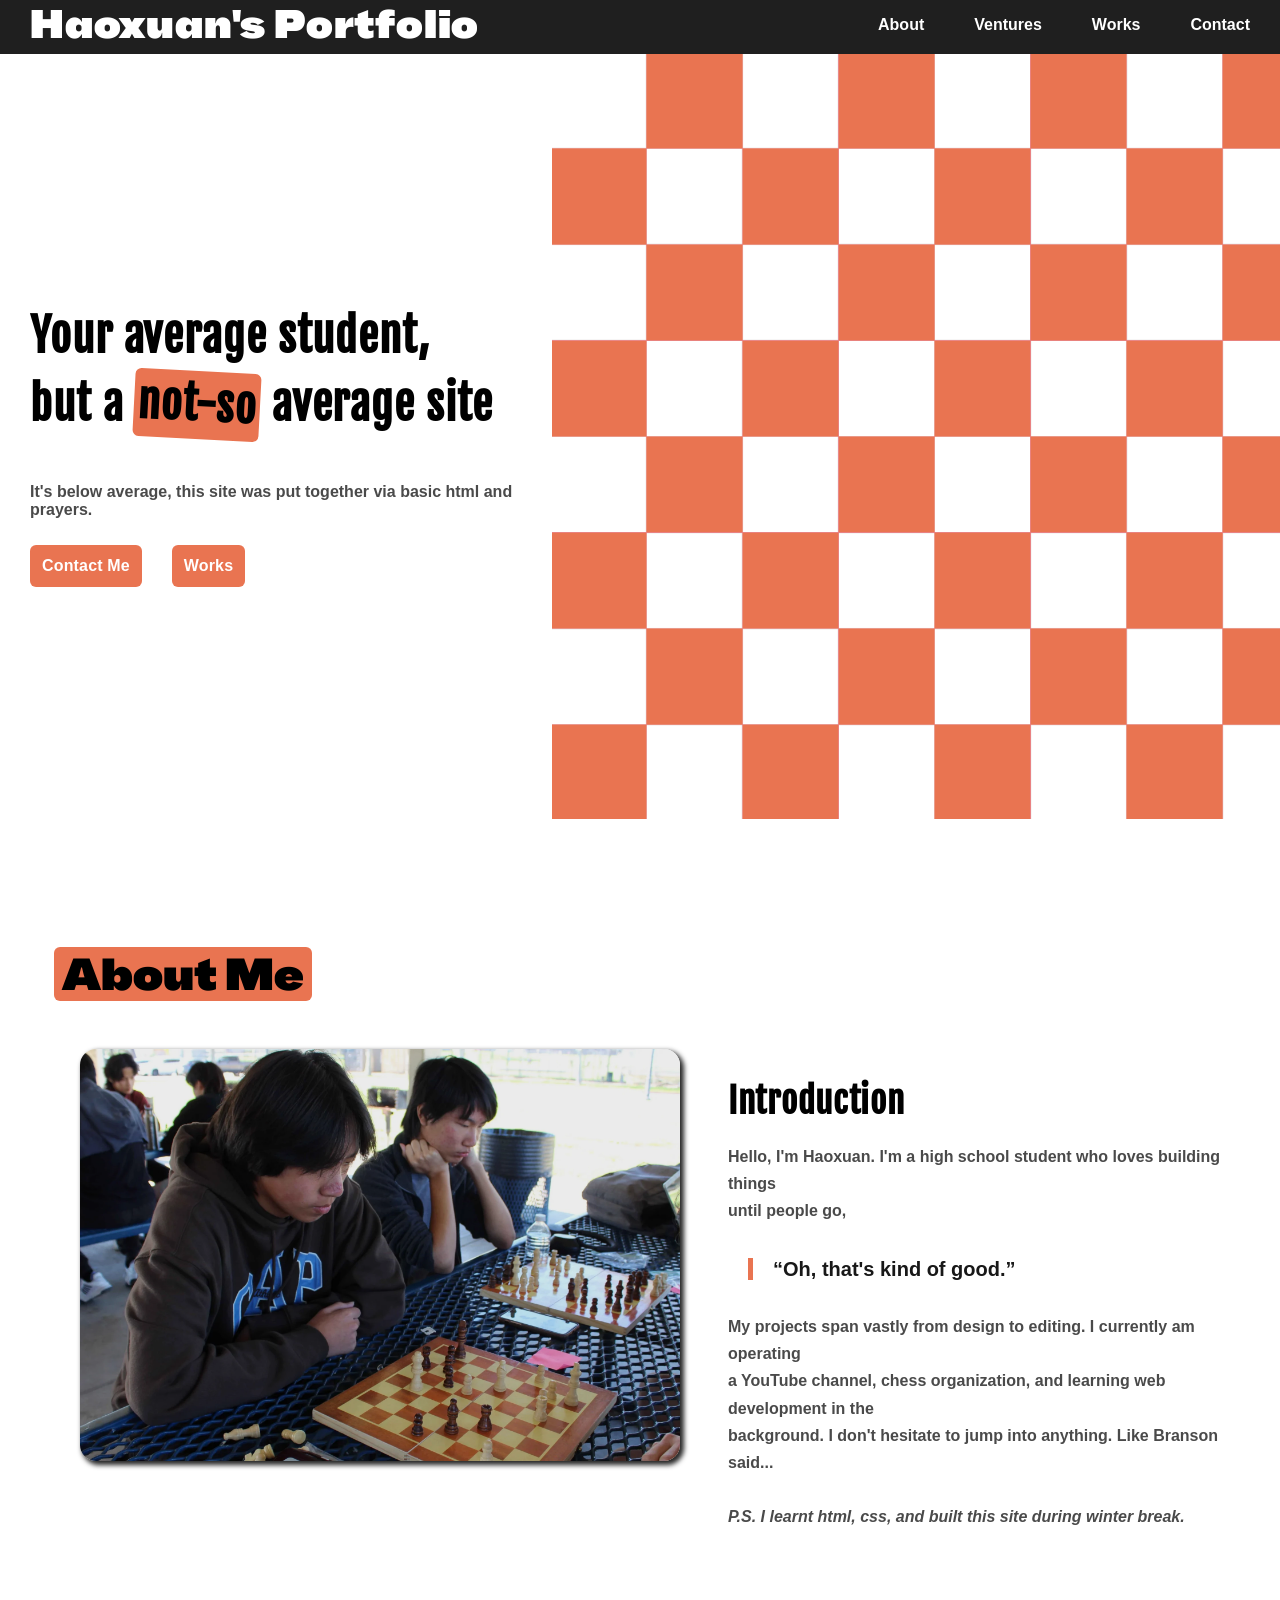
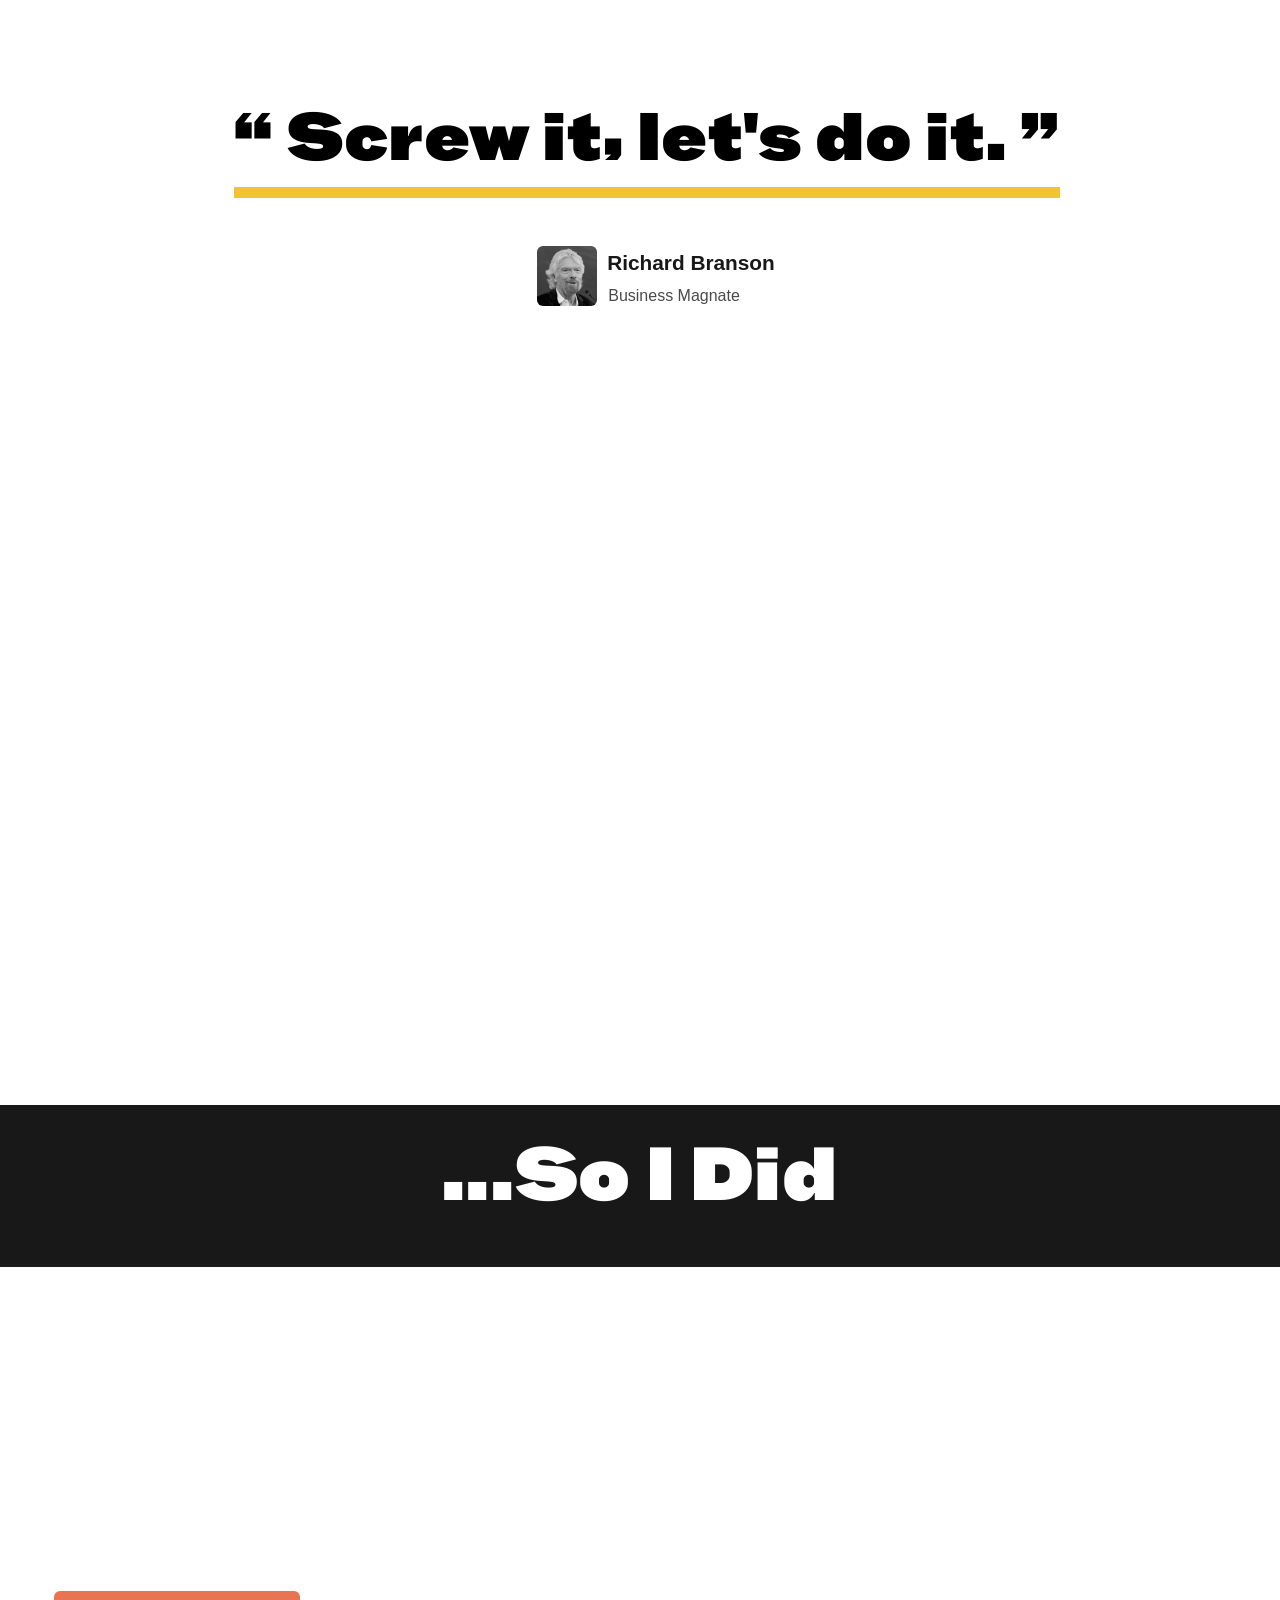
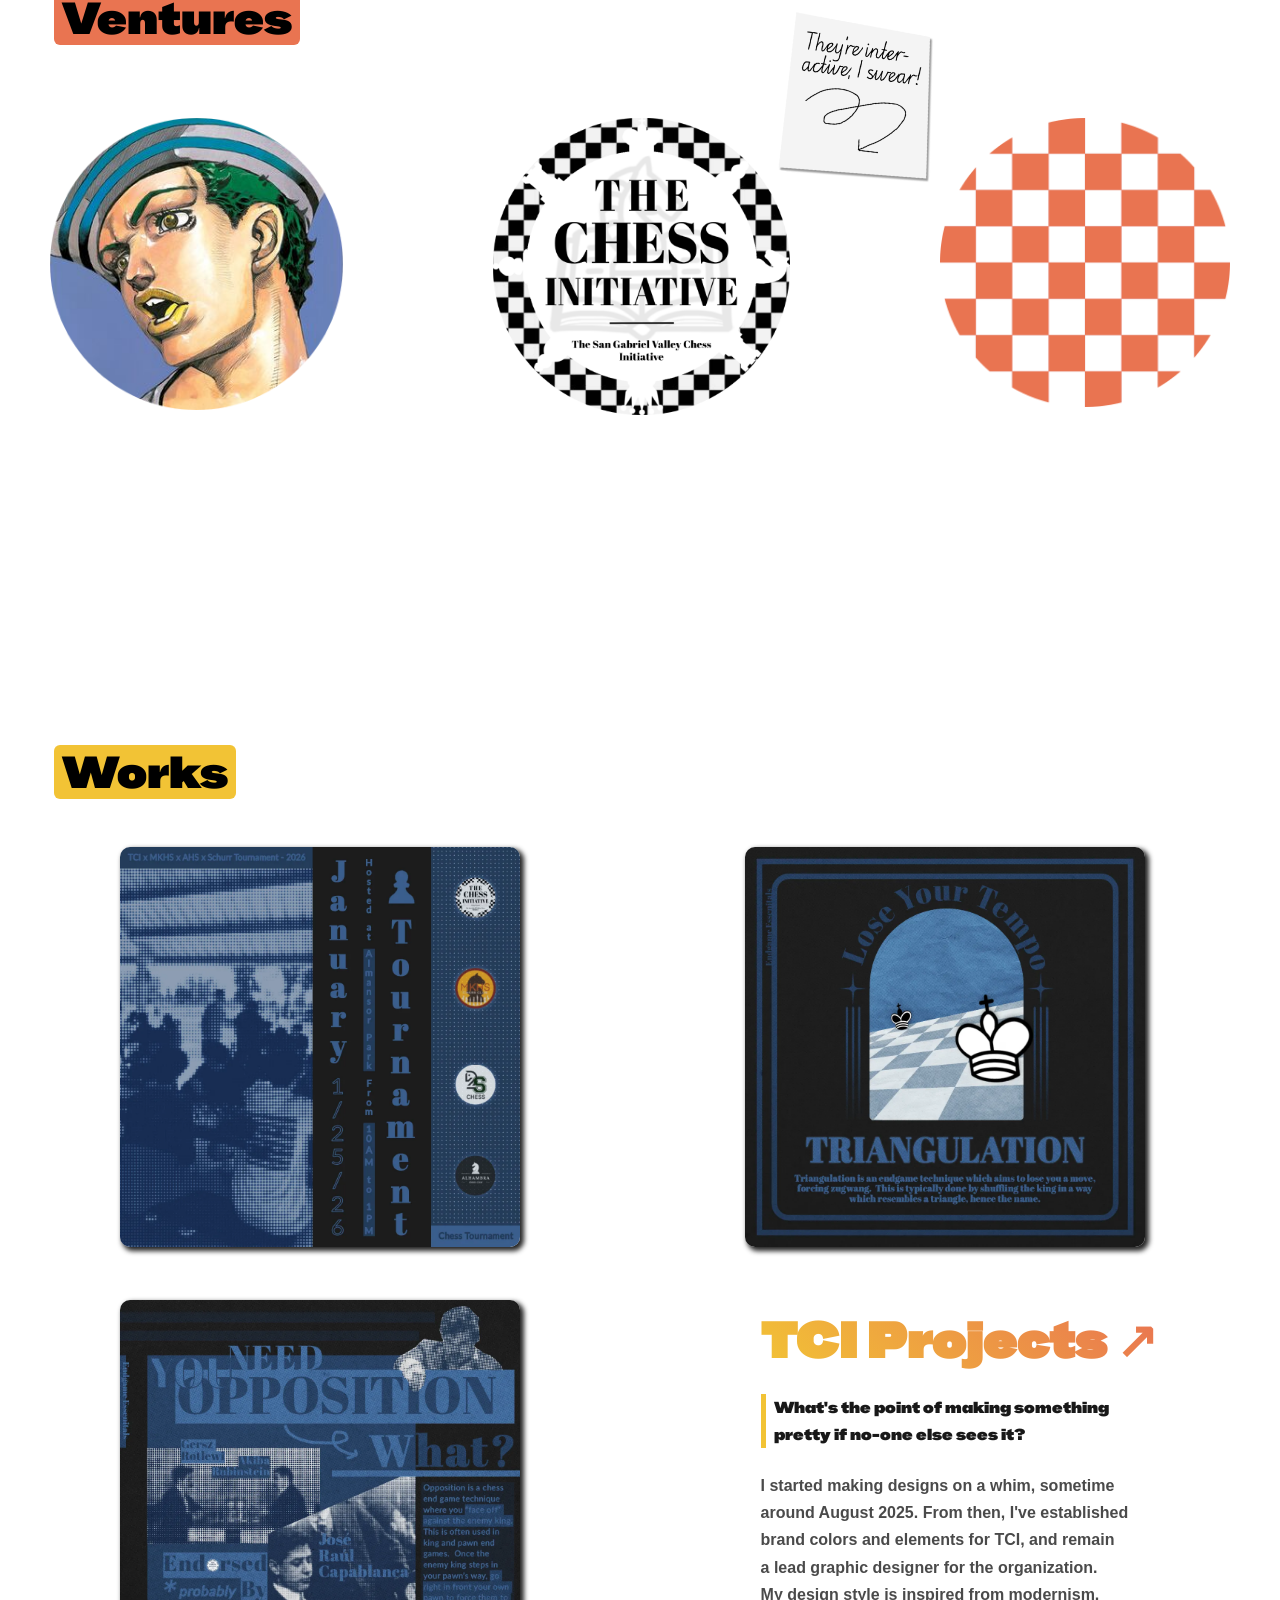
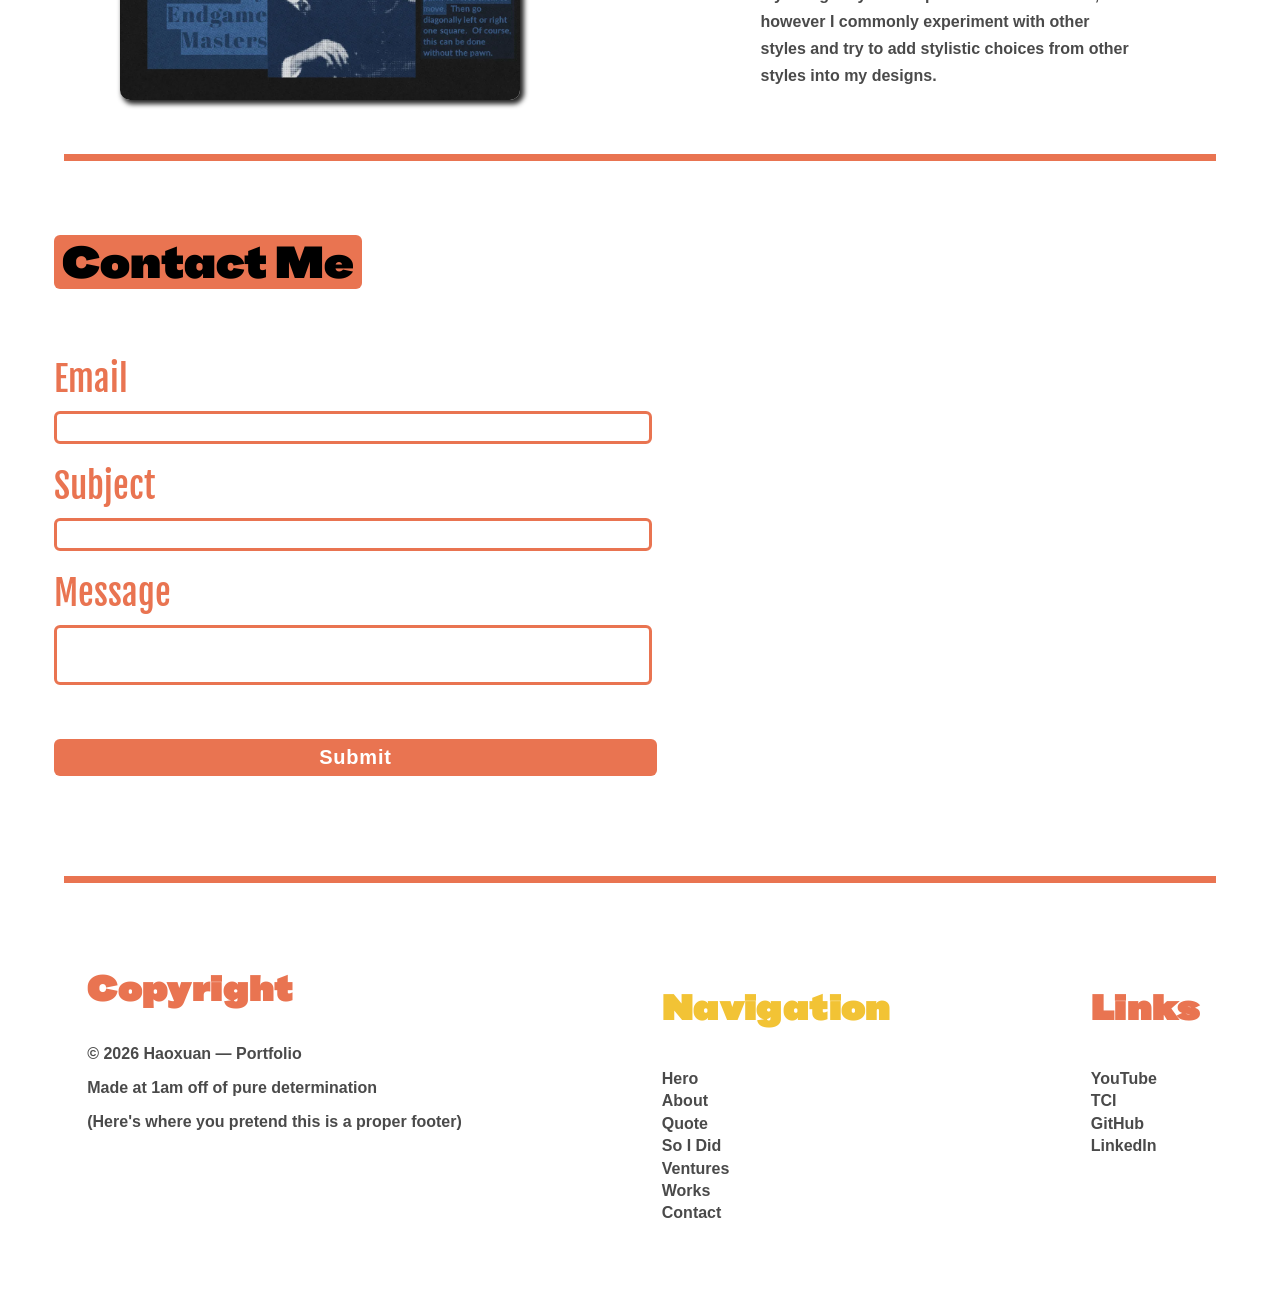
<file: index.html>
<!DOCTYPE html>
<html lang="en">
<head>
     <meta charset="UTF-8">
     <meta name="viewport" content="width=device-width, initial-scale=1.0">
     <title>Haoxuan's Portfolio</title>
     <link rel ="stylesheet" href = "style.css">
     <link rel="icon" href = "images/favicon.png" image-type="images/png">

     <!--SEO Optimization, main semantic stuff-->
     <meta name="theme-color" content="#E97451">
     <meta name="format-detection" content="telephone=no">
     <meta name="apple-mobile-web-app-title" content="HH Portfolio">
     <meta name="application-name" content="HH Portfolio">
     <meta name = "description" content = "Haoxuan's Portfolio, containing TCI projects, YouTube endeavors, etc.">
     <meta name = "author" content = "hhaoxuan">
     <meta name="robots" content="index, follow">

    <!--For previews in social media-->
    <meta property = "og:title" content = "Haoxuan's Portfolio">
    <meta property = "og:description" content = "A portfolio containing projects made by Haoxuan">
    <meta property = "og:image" content = "images/hero_image.png">
    <meta property = "og:type" content = "website">
    <meta property = "og:url" content = "https://hhaoxuan.github.io/haoxuan-portfolio/">
    <meta property = "og:site_name" content = "Haoxuan's Portfolio">

    <!--For previews in Twitter-->
    <meta name="twitter:title" content="Haoxuan's Portfolio">
    <meta name="twitter:description" content="Haoxuan's Works - Web Dev & Projects">
    <meta name="twitter:image" content="images/hero_image.png">
</head>
<body>
    <script src = "script.js" defer></script>

<!-- Desktop nav bar -->
    <section class = "navigation" aria-label = "Main Navgiation For Desktop">
    <nav class = "headerNav">
        <header><h1>Haoxuan's Portfolio</h1></header>
        <ul>
            <li><a href = "#aboutMe">About</a></li>
            <li><a href = "#ventures">Ventures</a></li>
            <li><a href = "#works">Works</a></li>
            <li><a href = "#contactMe">Contact</a></li>
        </ul>

<!-- Mobile nav bar -->
        <input type="checkbox" id="menu-toggle">
        <label for="menu-toggle" class="hamburger">☰</label>
        <div class = "mobileNav" aria-label = "Main Navgiation For Mobile">
            <ul>
                <li><a href = "#aboutMe">About</a></li>
                <li><a href = "#ventures">Ventures</a></li>
                <li><a href = "#works">Works</a></li>
                <li><a href = "#contactMe">Contact</a></li>
            </ul>
        </div>
    </nav>
    </section>
    <main>

<!-- Hero Section -->
    <div id = "hero" class = "fade-in">
     <section class = "hero">
        <div class = "chessboard">
            <img src = "images/hero_image.png" alt = "orange chess board graphic">
        </div>
        <article class = "heroText">
            <h1> Your average student, <br> but a <div class = "notSo">not-so</div> average site </h1>
            <p> It's below average, this site was put together via basic html and prayers. </p>
            <div class = "buttonList" aria-label = "Call to Action Buttons">
                <a href = "#contactMe"><button>Contact Me</button></a>
                <a href = "#works"><button>Works</button></a>
            </div>
        </article>
     </section>
    </div>

<!-- About Me Section -->
    <section id = "aboutMe" class = "fade-in">
        <h2>About Me</h2>
        <div class = "aboutMe">
            <article>
                <div class = "image">
                    <img src = "images/haoxuan_photo.webp" alt = "an image of me">
                </div>
                <div class = "mainText">
                    <h3> Introduction </h3>
                    <p> 
                        Hello, I'm Haoxuan.  I'm a high school student who loves building things <br>
                        until people go,
                        <br> <br>
                        <q class = "quote">Oh, that's kind of good.</q> <br>
                        <br>
                        My projects span vastly from design to editing.  I currently am operating <br>
                        a YouTube channel, chess organization, and learning web development in the<br>
                        background. I don't hesitate to jump into anything.  Like Branson said...<br>
                        <br>
                        <span style = "font-style: italic;">P.S. I learnt html, css, and built this site 
                        during winter break.</span>
                    </p>
                </div>
            </article>
        </div>
    </section>
    </main>

<!-- Quote -->
    <div id = "quoteSection" class = "fade-in">
        <section class = "quoteSection">
            <h2><q> Screw it, let's do it. </q></h2>
            <article class = "attribution">
                <img src = "images/richard_branson.webp" alt = "richard branson">
                <div class = "attributionText">
                <h3> Richard Branson </h3>
                <p> Business Magnate </p>
                </article>
            </div>
        </section>
    </div>

<!-- So I did -->
    <div id = "attentionGrabber" class = "fade-in">
        <scan class = "attentionGrabber"><h2>...So I Did</h2></scan>
    </div>

<!-- Ventures Section -->
    <section id = "ventures" class = "fade-in">
        <scan class = "venturesh2"> <h2>Ventures</h2> </scan>
        <div class = "content">
        <img src = "images/sticky_note.png" class = "venturesNote" alt = "note">
        <article class = "yt">
            <img src = "images/youtube_logo.png" alt = "YouTube Logo">
            <div class = "ytText">
                <h3> <a href = "https://www.youtube.com/@Hao_OverHeaven" target = "_blank" 
                    rel="noopener noreferrer">YouTube</a></h3>
                <p>
                    I run a Roblox YouTube channel where <br>
                    I upload long and short-form content. <br>
                    This channel has been a long-term passion <br> 
                    project of mine, one where I first learned <br>
                    how to creatively express myself.  It has <br>
                    generated 2.4 million overall views (Apr 2026).
                </p>
            </div>
        </article>
        <article class = "tci">
            <img src = "images/tci_logo.png" alt = "TCI Logo">
            <div class = "tciText">
                <h3> <a href = "https://www.instagram.com/thesgvchessinitiative/" target = "_blank" 
                    rel="noopener noreferrer"> The Chess Initiative</a></h3>
                <p>
                    I founded The Chess Initiative early 2025 <br>
                    to actualize my dream of spreading chess <br>
                    around SGV.  This community centered venture <br>
                    drastically improved my technical design <br>
                    skills, leadership, organization, along <br>
                    with time management.
                </p>
            </div>
        </article>
        <article class = "website">
            <img src = "images/web_dev.png" alt = "Website Logo">
            <div class = "webText">
                <h3><a href = "#hero">Web Development</a></h3>
                <p>
                    With this site as my first real project, <br>
                    I'm learning front-end web development <br>
                    one div at a time through html, css, and <br>
                    some js. This website encompasses my <br>
                    portfolio, and whatever else I want to <br>
                    throw here.
                </p>
            </div>
        </article>
        </div>
    </section>

<!-- Works Section -->
    <section id = "works" class = "fade-in">
        <span class = "yellowYay"><h2>Works</h2></span>
        <section class = "works">
            <div class = "left">
                <div class = "leftTop">
                    <a href = "tci.html#projectsSection"><img src = "images/tci_january_tourney.webp" alt = "january tournament graphic"></a>
                </div>
                <div class = "leftBottom">
                    <a href = "tci.html#projectsSection"><img src = "images/tci_opposition.webp" alt = "opposition graphic"></a>
                </div>
            </div>
            <div class = "center">
                <a href = "tci.html#projectsSection"><img src = "images/tci_thanksgiving_story.webp" alt = "thanksgiving tourney story"></a>
            </div>
            <div class = "right">
                <div class = "rightTop">
                    <a href = "tci.html#projectsSection"><img src = "images/tci_triangulation.webp" alt = "triangulation graphic"></a>
                </div>
                <div class = "rightText">
                    <h3> <a href = "tci.html">TCI Projects &#x2197;</a></h3>
                    <scan class = "rightQuote"><p>What's the point of making something<br>
                        pretty if no-one else sees it?</p></scan>
                    <p>I started making designs on a whim, sometime<br>around August 2025. 
                    From then, I've established<br>brand colors and elements for TCI, and remain
                    <br>a lead graphic designer for the organization.<br>My design style is inspired from
                    modernism,<br>however I commonly experiment with other<br>styles and try to add
                    stylistic choices from other<br>styles into my designs.</p>
                </div>
            </div>
        </section>
    </section>
    
<!-- Contact Me Section -->
    <hr>
    <section id = "contactMe" class = "fade-in">
        <h2> Contact Me </h2>
        <form class = "contactForm" action="https://formspree.io/f/xykynrrw" method="POST">
            <h3>Email</h3>
            <input type = "email" name = "email" required autocomplete="email">
            <h3>Subject</h3>
            <input type = "subject" name = "subject" required>
            <h3>Message</h3>
            <textarea type = "message" rows = "2" class = "message" name = "message" required> </textarea> <br>
            <button type = "submit" aria-label = "Submit Your Message">Submit</button>
        </form>
    </section>
    <hr>

<!-- Footer -->
    <footer id = "footerElement" class = "fade-in">
        <div class = "copyright">
            <h3>Copyright</h3>
            <p>© 2026 Haoxuan — Portfolio</p>
            <p>Made at 1am off of pure determination</p>
            <p>(Here's where you pretend this is a proper footer)</p>
        </div>
        <ul class = "footerNav">
            <li><h3>Navigation</h3></li>
            <li><a href = "#hero">Hero</a></li>
            <li><a href = "#aboutMe">About</a></li>
            <li><a href = "#quoteSection">Quote</a></li>
            <li><a href = "#attentionGrabber">So I Did</a></li>
            <li><a href = "#ventures">Ventures</a></li>
            <li><a href = "#works">Works</a></li>
            <li><a href = "#contactMe">Contact</a></li>
        </ul>
        <ul class = "links">
            <li><h3>Links</h3></li>
            <li><a href = "https://www.youtube.com/@Hao_OverHeaven" target = "_blank" 
                rel="noopener noreferrer">YouTube</a></li>
            <li><a href = "https://www.instagram.com/thesgvchessinitiative/" target = "_blank" 
                rel="noopener noreferrer">TCI</a></li>
            <li><a href = "https://github.com/hhaoxuan" target = "_blank" 
                rel="noopener noreferrer">GitHub</a></li>
            <li><a href = "https://www.linkedin.com/in/huang-haoxuan" target = "_blank" 
                rel="noopener noreferrer">LinkedIn</a></li>
        </ul>
    </footer>
</body>
</html>
</file>
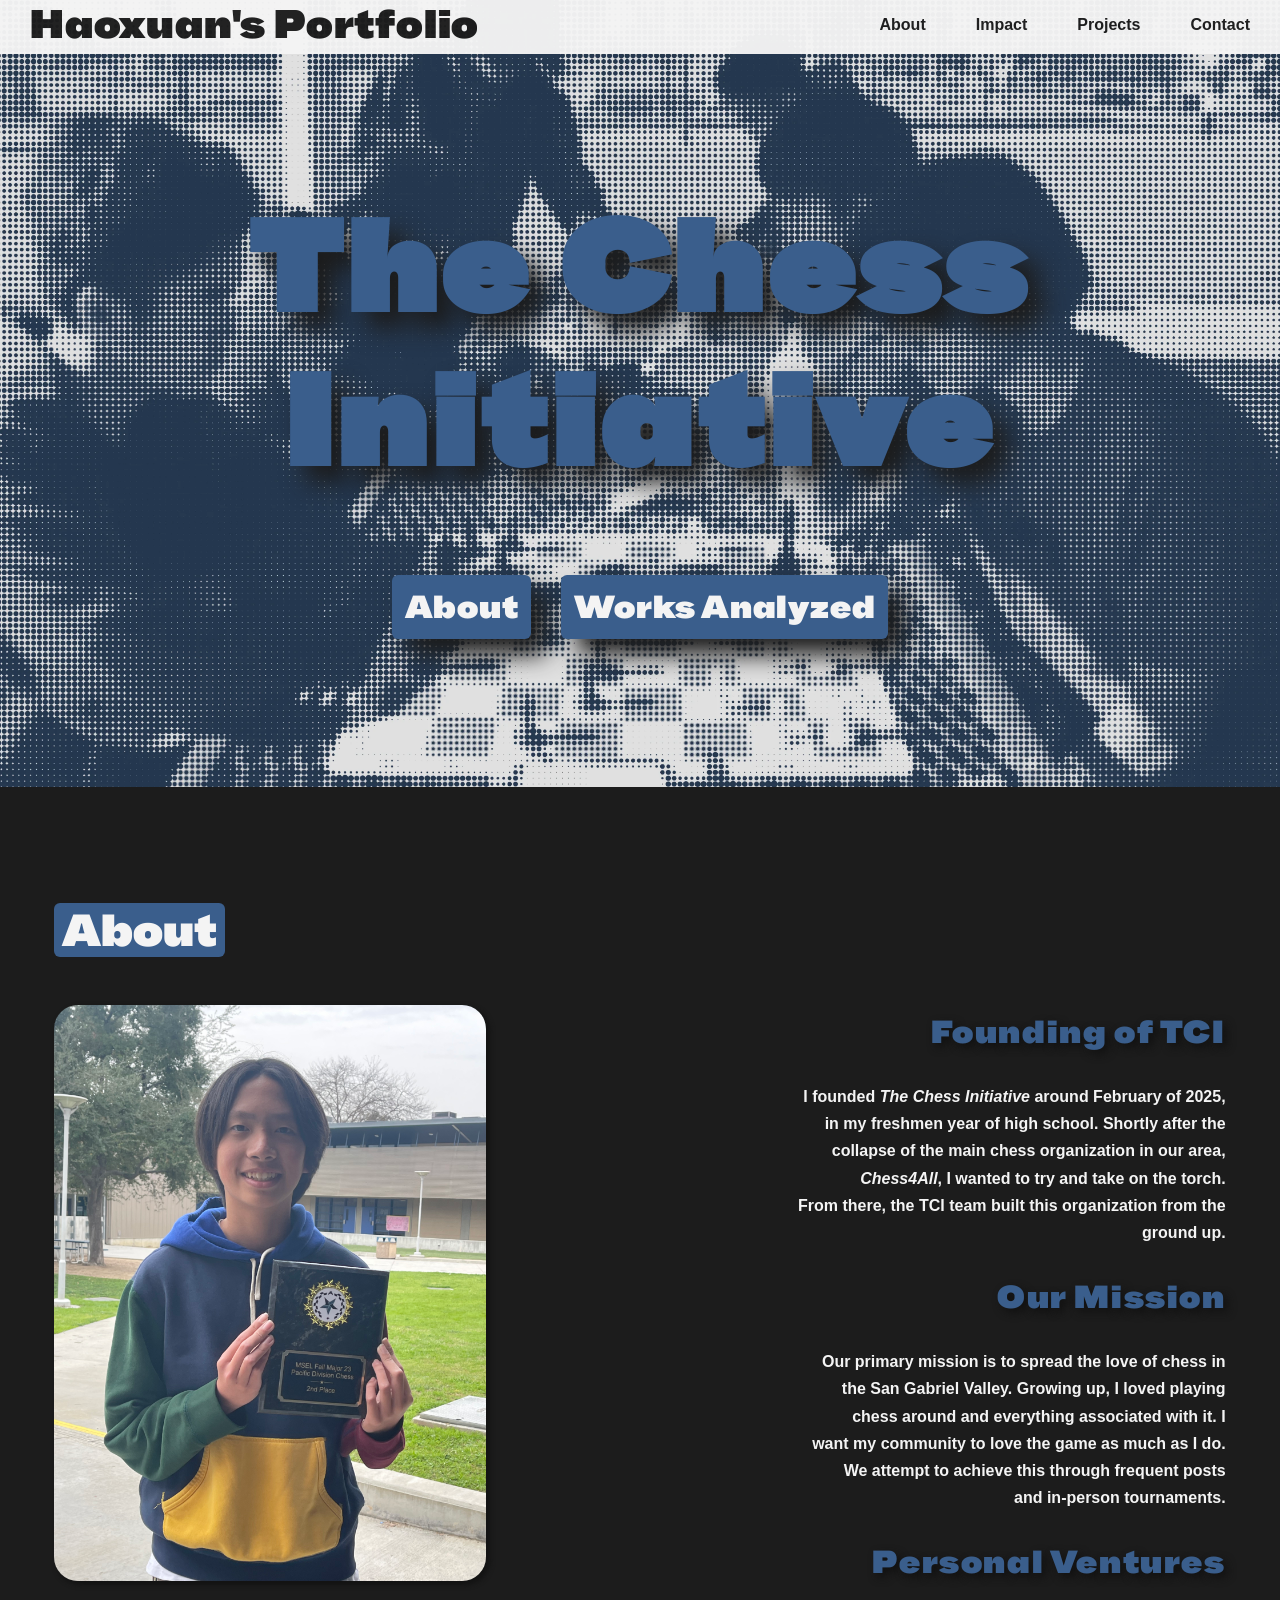
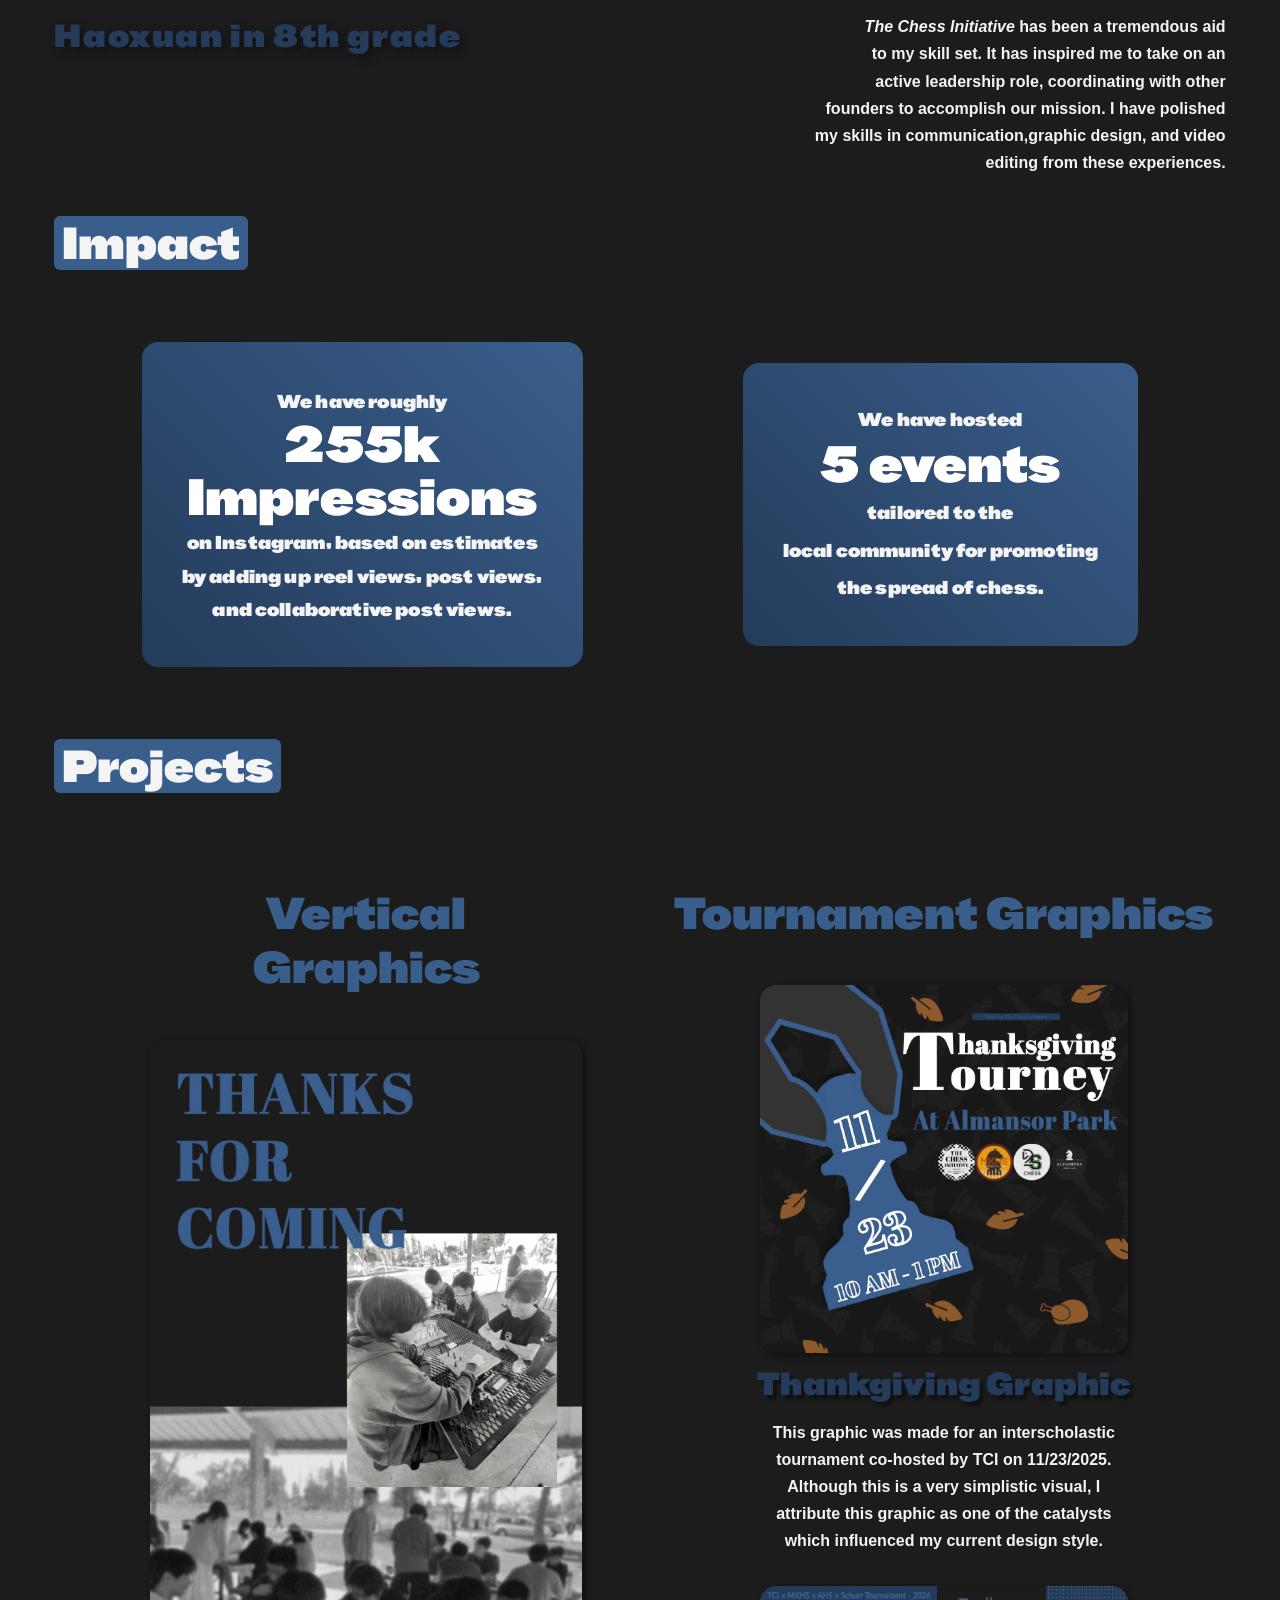
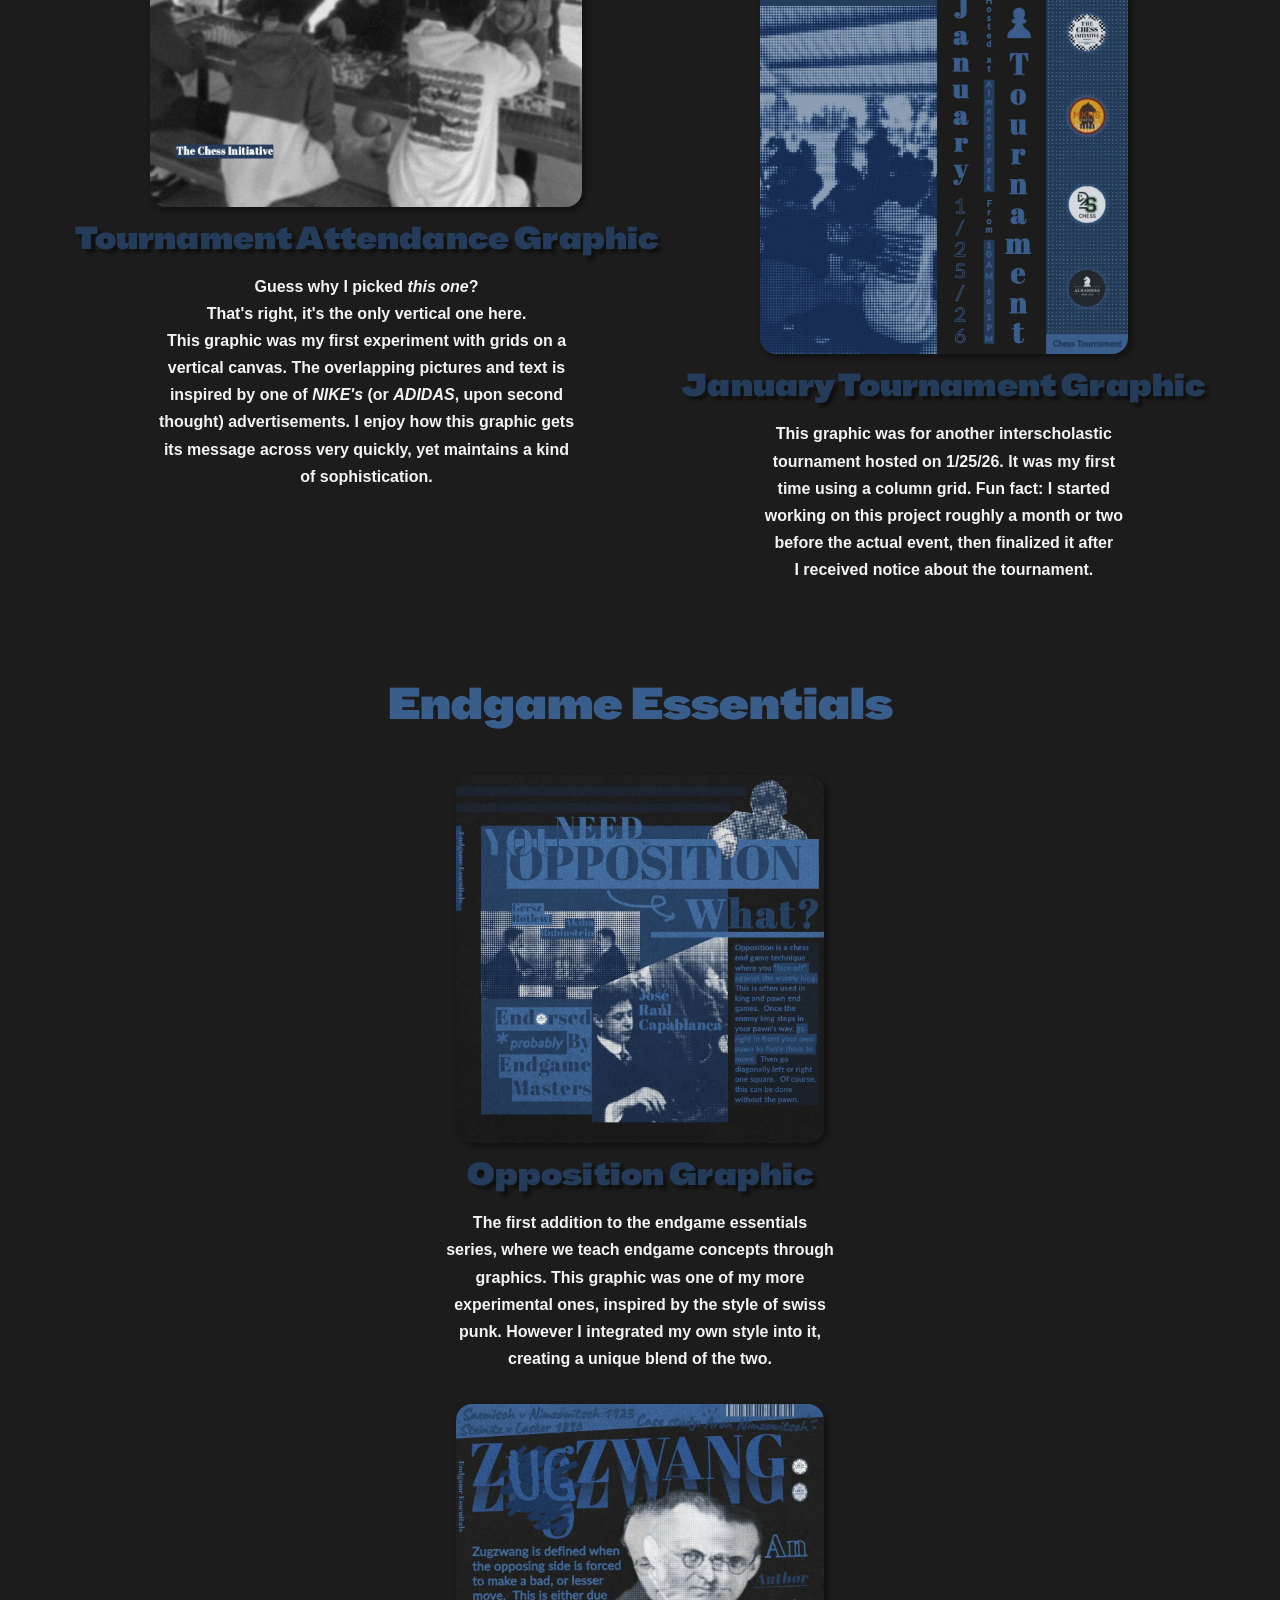
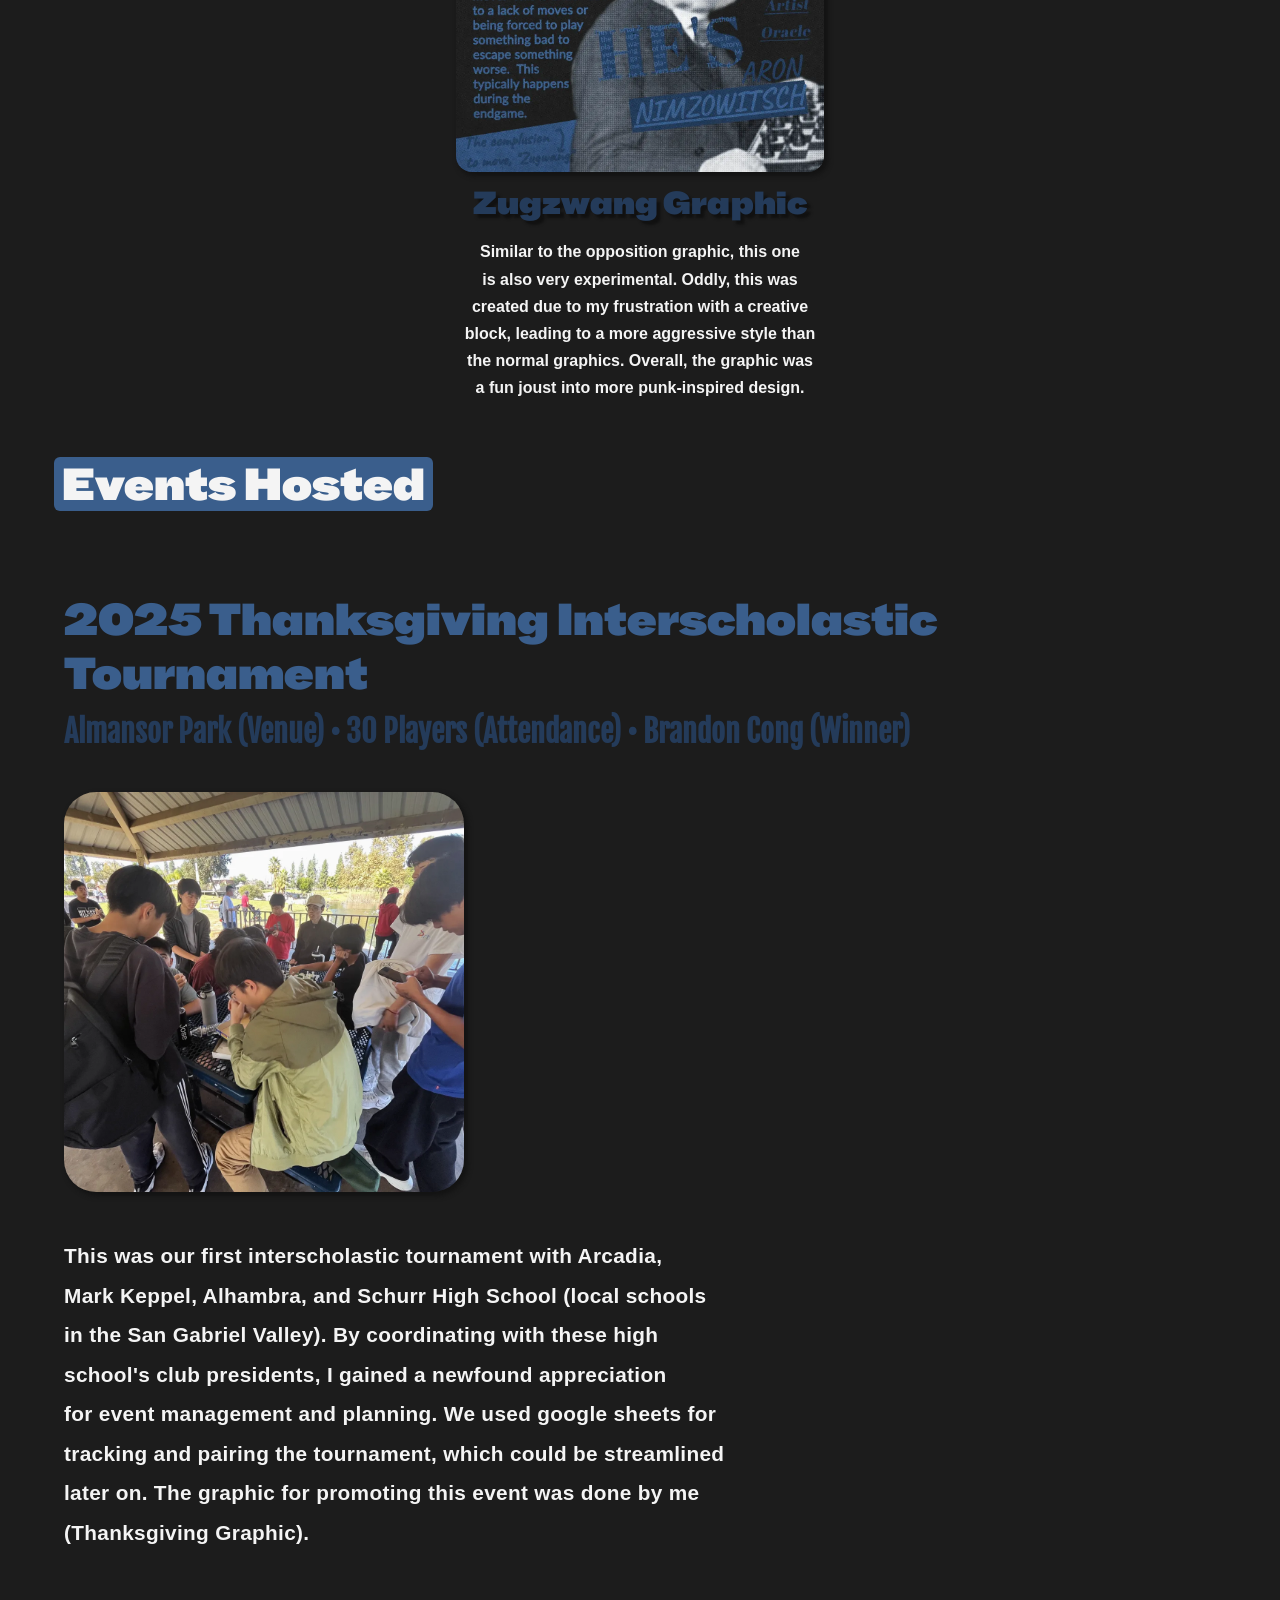
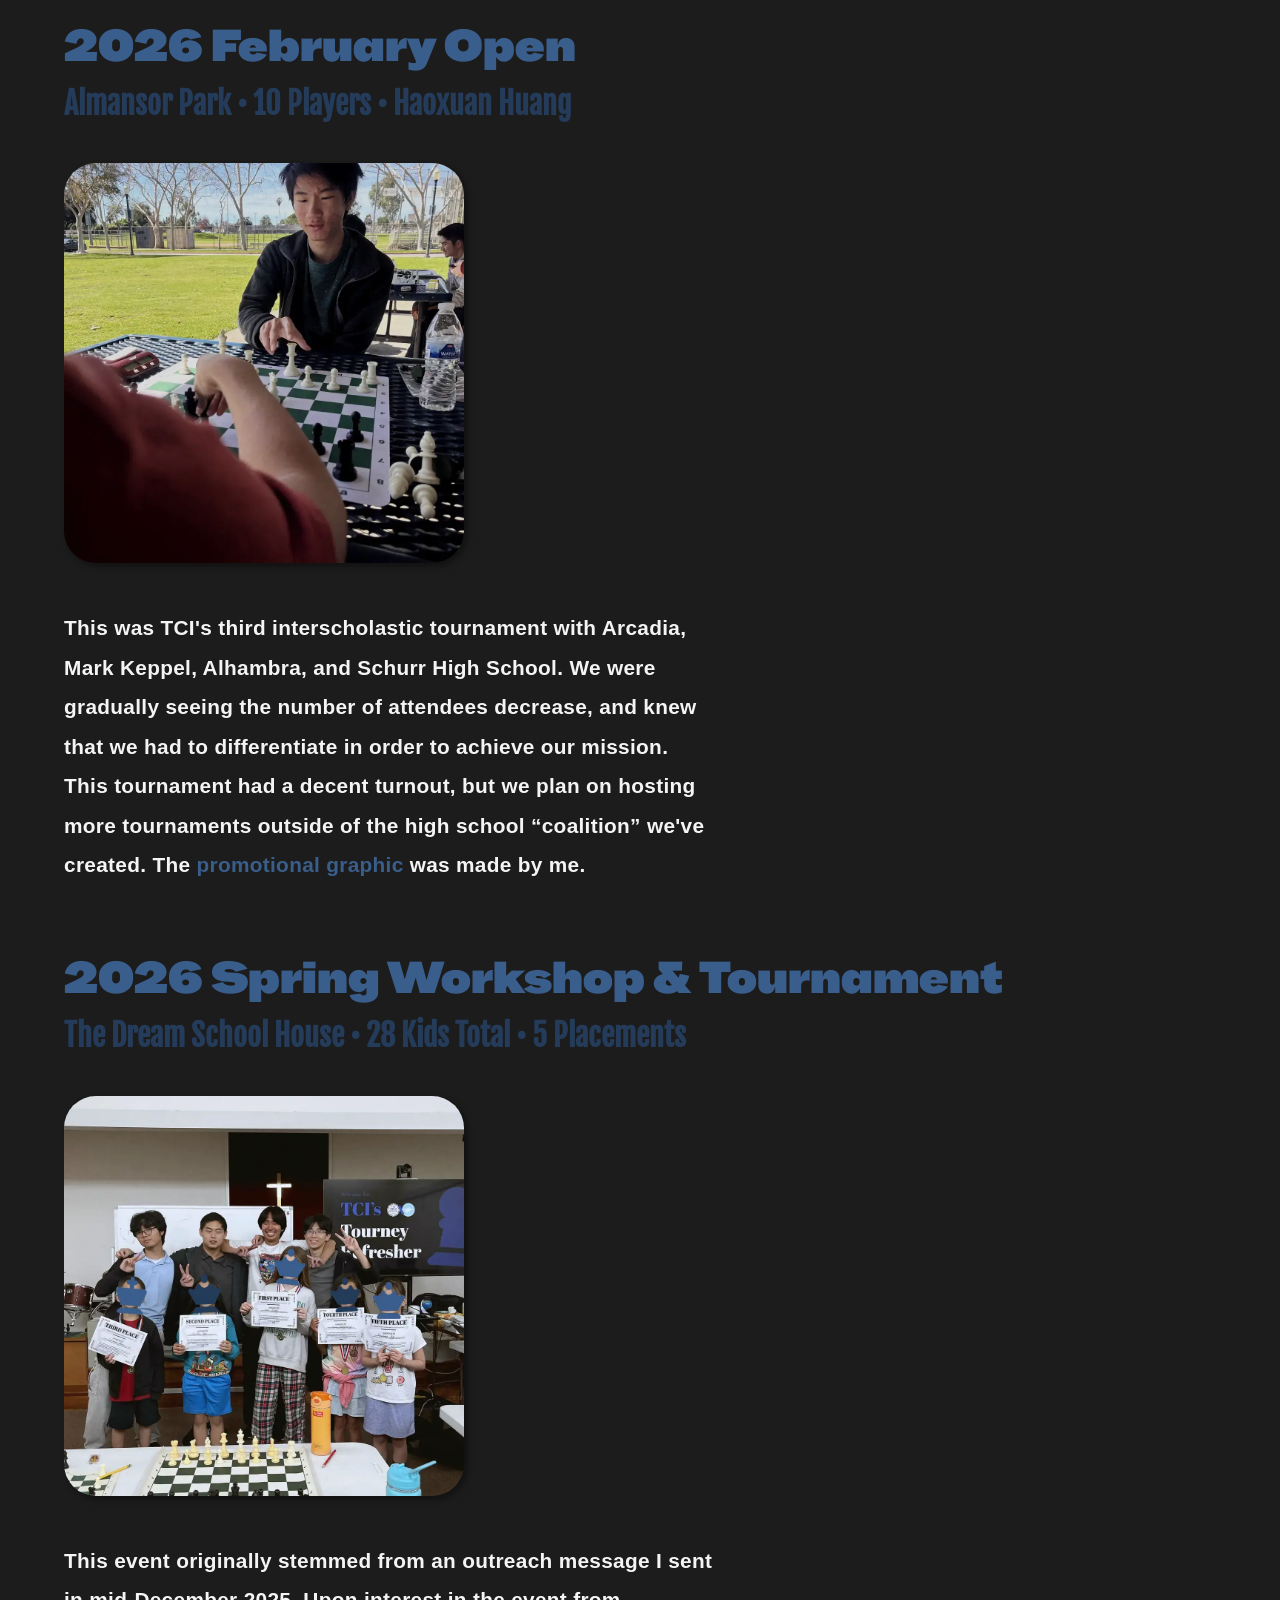
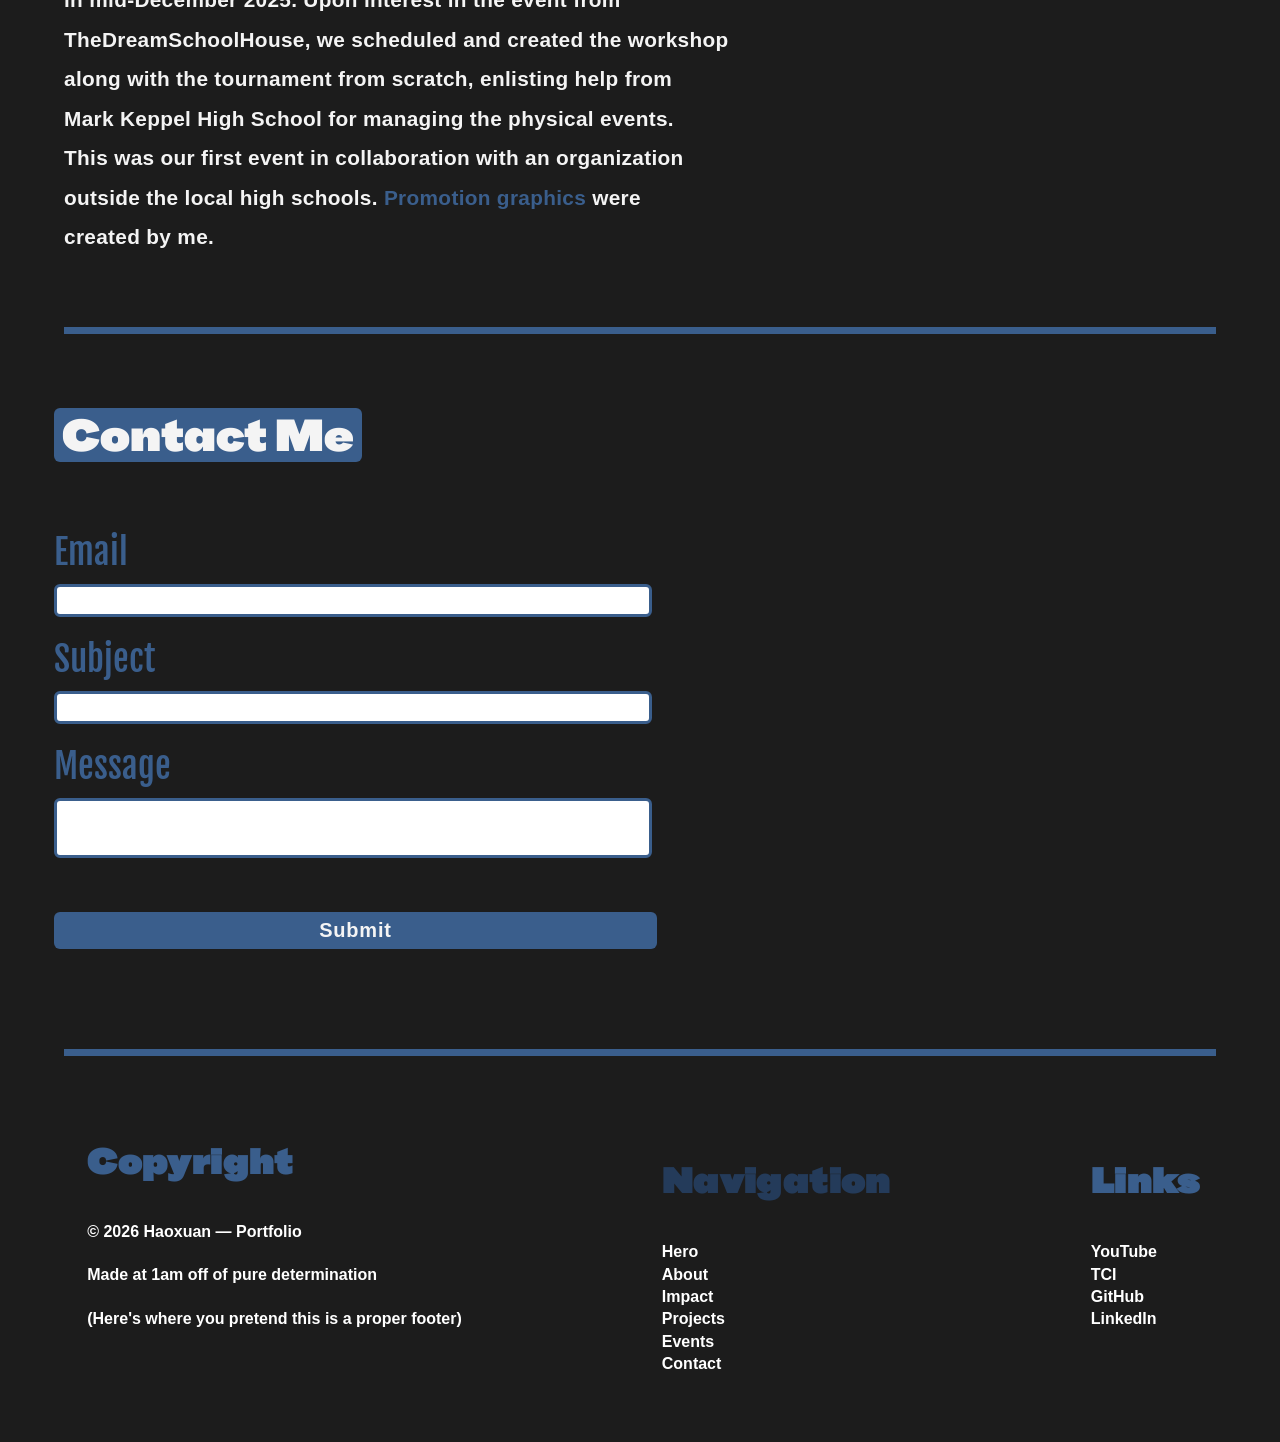
<file: tci.html>
<!DOCTYPE html>
<html lang="en">
<head>
    <meta charset="UTF-8">
    <meta name="viewport" content="width=device-width, initial-scale=1.0">
    <link rel = "stylesheet" href = "tci.css">
    <link rel="icon" href = "images/tci_logo.png" image-type="images/png">
    <title>Portfolio - The Chess Initiative</title>

    <!--SEO Optimization, main semantic stuff-->
     <meta name="theme-color" content="#3A5E8C">
     <meta name="format-detection" content="telephone=no">
     <meta name="apple-mobile-web-app-title" content="TCI Page">
     <meta name="application-name" content="HH Portfolio - TCI">
     <meta name = "description" content = "Haoxuan's Portfolio, focused on TCI projects.">
     <meta name = "author" content = "hhaoxuan">
     <meta name="robots" content="index, follow">

    <!--For previews in social media-->
    <meta property = "og:title" content = "Haoxuan's Portfolio - TCI">
    <meta property = "og:description" content = "A portfolio containing projects made by Haoxuan">
    <meta property = "og:image" content = "images/tci_logo.png">
    <meta property = "og:type" content = "website">
    <meta property = "og:url" content = "https://hhaoxuan.github.io/haoxuan-portfolio/tci.html">
    <meta property = "og:site_name" content = "Haoxuan's Portfolio - TCI">

    <!--For previews in Twitter-->
    <meta name="twitter:title" content="Haoxuan's Portfolio - TCI">
    <meta name="twitter:description" content="Haoxuan's Works - TCI Projects">
    <meta name="twitter:image" content="images/tci_logo.png">
</head>
<body>
    <script src = "tci.js" defer></script>
<!-- Desktop nav bar -->
    <section class = "navigation" aria-label = "Main Navgiation For Desktop">
    <nav class = "headerNav">
        <header><h1><a href = "index.html">Haoxuan's Portfolio</a></h1></header>
        <ul>
            <li><a href = "#aboutSection">About</a></li>
            <li><a href = "#impactSection">Impact</a></li>
            <li><a href = "#projectsSection">Projects</a></li>
            <li><a href = "#contactMe">Contact</a></li>
        </ul>

<!-- Mobile nav bar -->
        <input type="checkbox" id="menu-toggle">
        <label for="menu-toggle" class="hamburger">☰</label>
        <div class = "mobileNav" aria-label = "Main Navgiation For Mobile">
            <ul>
                <li><a href = "#aboutSection">About</a></li>
                <li><a href = "#impactSection">Impact</a></li>
                <li><a href = "#projectsSection">Projects</a></li>
                <li><a href = "#contactMe">Contact</a></li>
            </ul>
        </div>
    </nav>
    </section>

<!-- Hero Section -->
<section id = "heroSection">
    <img src = "images/tci_hero_banner.webp" alt = "tci hero image">
    <h1>The Chess Initiative</h1>
    <div class = "heroButtons">
        <a href = "#aboutSection"><button>About</button></a>
        <a href = "#projectsSection"><button>Works Analyzed</button></a>
    </div>
</section>

<!-- About Section -->
<section id = "aboutSection" class = "fade-in">
    <h2>About</h2>
    <article class = "aboutClass">
        <div class = "imgGroup">
            <img src = "images/haoxuan_8th_grade.jpg" alt = "haoxuan in 8th grade">
            <h3>Haoxuan in 8th grade</h3>
        </div>
        <div class = "paragraphGroup">
            <h3>Founding of TCI</h3>
            <p>I founded <i>The Chess Initiative</i> around February of 2025,<br>
                in my freshmen year of high school.  Shortly after the<br>
                collapse of the main chess organization in our area,<br>
                <i>Chess4All</i>, I wanted to try and take on the torch.<br>
                From there, the TCI team built this organization from the<br>
                ground up.</p>
            <h3>Our Mission</h3>
            <p>Our primary mission is to spread the love of chess in<br>
                the San Gabriel Valley.  Growing up, I loved playing<br>
                chess around and everything associated with it.  I<br>
                want my community to love the game as much as I do.<br>
                We attempt to achieve this through frequent posts<br>
                and in-person tournaments.</p>
            <h3>Personal Ventures</h3>
            <p><i>The Chess Initiative</i> has been a tremendous aid<br>
                to my skill set.  It has inspired me to take on an<br>
                active leadership role, coordinating with other<br>
                founders to accomplish our  mission.  I have polished<br>
                my skills in communication,graphic design, and video<br>
                editing from these experiences.</p>
        </div>
    </article>
</section>

<!-- Impact Section -->
<section id = "impactSection" class = "fade-in">
    <h2>Impact</h2>
    <article class = "mainStats">
        <div class = "impressionsClass">
            <h3>We have roughly
            <scan class = "bigNumber"><br>255k<br>Impressions<br></scan>
            on Instagram, based on estimates<br>
            by adding up reel views, post views,<br>
            and collaborative post views.</h3>
        </div>
        <div class = "eventsClass">
            <h3>We have hosted<br>
            <scan class = "bigEvents">5 events</scan><br>
            tailored to the<br>
            local community for promoting<br>
            the spread of chess.</h3>
        </div>
    </article>
</section>

<!-- Projects Section -->
<section id = "projectsSection" class = "fade-in">
    <h2>Projects</h2>
    <article class = "mainSection">
        <div class = "storySection">
            <h3>Vertical<br>Graphics</h3>
            <img src = "images/tci_thanksgiving_story.webp" alt = "thanksgiving story">
            <h4>Tournament Attendance Graphic</h4>
            <p>Guess why I picked <i>this one</i>?<br>
                That&apos;s right, it&apos;s the only vertical one here.<br>
                This graphic was my first experiment with grids on a<br>
                vertical canvas.  The overlapping pictures and text is<br>
                inspired by one of <i>NIKE&apos;s</i> (or <i>ADIDAS</i>, upon second<br>
                thought) advertisements.  I enjoy how this graphic gets<br>
                its message across very quickly, yet maintains a kind<br>
                of sophistication.</p>
        </div>
        <div class = "squareSectionOne">
            <h3>Tournament Graphics</h3>
            <img src = "images/tci_thanksgiving_graphic.webp" alt = "thanksgiving tourney graphic">
            <h4>Thankgiving Graphic</h4>
            <p>This graphic was made for an interscholastic<br>
                tournament co-hosted by TCI on 11/23/2025.<br>
                Although this is a very simplistic visual, I<br>
                attribute this graphic as one of the catalysts<br>
                which influenced my current design style.</p>
            <img src = "images/tci_january_tourney.webp" alt = "january tourney graphic">
            <h4>January Tournament Graphic</h4>
            <p>This graphic was for another interscholastic<br>
                tournament hosted on 1/25/26.  It was my first<br>
                time using a column grid.  Fun fact: I started<br>
                working on this project roughly a month or two<br>
                before the actual event, then finalized it after<br>
                I received notice about the tournament.</p>
        </div>
        <div class = "squareSectionTwo">
            <h3>Endgame Essentials</h3>
            <img src = "images/tci_opposition.webp" alt = "opposition graphic">
            <h4>Opposition Graphic</h4>
            <p>The first addition to the endgame essentials<br>
                series, where we teach endgame concepts through<br>
                graphics.  This graphic was one of my more<br>
                experimental ones, inspired by the style of swiss<br>
                punk.  However I integrated my own style into it,<br>
                creating a unique blend of the two.</p>
            <img src = "images/tci_zugzwang.webp" alt = "zugzwang graphic">
            <h4>Zugzwang Graphic</h4>
            <p>Similar to the opposition graphic, this one<br>
                is also very experimental.  Oddly, this was<br>
                created due to my frustration with a creative<br>
                block, leading to a more aggressive style than<br>
                the normal graphics.  Overall, the graphic was<br>
                a fun joust into more punk-inspired design.</p>
        </div>
    </article>
</section>

<!-- Events Hosted Section -->
<section id = "eventsHosted" class = "fade-in">
    <h2>Events Hosted</h2>
    <article class = "indivEvents">
        <h3>2025 Thanksgiving Interscholastic Tournament</h3>
        <h4>Almansor Park (Venue) • 30 Players (Attendance) • Brandon Cong (Winner)</h4>
        <div class = "needsFlex">
            <img src = "images/tci_thanksgiving_tournament_photo.webp" alt = "thanksgiving tournament photo">
            <p>This was our first interscholastic tournament with Arcadia,<br>
                Mark Keppel, Alhambra, and Schurr High School (local schools<br>
                in the San Gabriel Valley).  By coordinating with these high<br>
                school&apos;s club presidents, I gained a newfound appreciation<br>
                for event management and planning.  We used google sheets for<br>
                tracking and pairing the tournament, which could be streamlined<br>
                later on.  The graphic for promoting this event was done by me<br>
                (Thanksgiving Graphic).</p>
        </div>
    </article>
    <article class = "indivEvents">
        <h3>2026 February Open</h3>
        <h4>Almansor Park • 10 Players • Haoxuan Huang</h4>
        <div class = "needsFlex">
            <img src = "images/tci_february_open_photo.webp" alt = "february open photo">
            <p>This was TCI&apos;s third interscholastic tournament with Arcadia,<br>
                Mark Keppel, Alhambra, and Schurr High School.  We were<br>
                gradually seeing the number of attendees decrease, and knew<br>
                that we had to differentiate in order to achieve our mission.<br>
                This tournament had a decent turnout, but we plan on hosting<br>
                more tournaments outside of the high school “coalition” we&apos;ve<br>
                created.  The <a href = "https://www.instagram.com/p/DUpAJHMkeZf/" target = "_blank" 
                rel="noopener noreferrer">promotional graphic</a> was made by me.</p>
        </div>
    </article>
    <article class = "indivEvents">
        <h3>2026 Spring Workshop & Tournament</h3>
        <h4>The Dream School House • 28 Kids Total • 5 Placements</h4>
        <div class = "needsFlex">
            <img src = "images/tci_award_spring_photo.webp" alt = "spring tournament awards photo">
            <p>This event originally stemmed from an outreach message I sent<br>
                in mid-December 2025.  Upon interest in the event from<br>
                TheDreamSchoolHouse, we scheduled and created the workshop<br>
                along with the tournament from scratch, enlisting help from<br>
                Mark Keppel High School for managing the physical events.<br>
                This was our first event in collaboration with an organization<br>
                outside the local high schools.  <a href = "https://www.instagram.com/p/DVcgjjWEZ6C/" target = "_blank" 
                rel="noopener noreferrer">Promotion graphics</a> were<br>
                created by me.</p>
        </div>
    </article>
</section>

<!-- Contact Me Section -->
    <hr>
    <section id = "contactMe" class = "fade-in">
        <h2>Contact Me</h2>
        <form class = "contactForm" action="https://formspree.io/f/xykynrrw" method="POST">
            <h3>Email</h3>
            <input type = "email" name = "email" required autocomplete="email">
            <h3>Subject</h3>
            <input type = "subject" name = "subject" required>
            <h3>Message</h3>
            <textarea type = "message" rows = "2" class = "message" name = "message" required> </textarea> <br>
            <button type = "submit" aria-label = "Submit Your Message">Submit</button>
        </form>
    </section>
    <hr>

<!-- Footer -->
    <footer id = "footerElement" class = "fade-in">
        <div class = "copyright">
            <h3>Copyright</h3>
            <p>© 2026 Haoxuan — Portfolio</p>
            <p>Made at 1am off of pure determination</p>
            <p>(Here's where you pretend this is a proper footer)</p>
        </div>
        <ul class = "footerNav">
            <li><h3>Navigation</h3></li>
            <li><a href = "#heroSection">Hero</a></li>
            <li><a href = "#aboutSection">About</a></li>
            <li><a href = "#impactSection">Impact</a></li>
            <li><a href = "#projectsSection">Projects</a></li>
            <li><a href = "#eventsHosted">Events</a></li>
            <li><a href = "#contactMe">Contact</a></li>
        </ul>
        <ul class = "links">
            <li><h3>Links</h3></li>
            <li><a href = "https://www.youtube.com/@Hao_OverHeaven" target = "_blank" 
                rel="noopener noreferrer">YouTube</a></li>
            <li><a href = "https://www.instagram.com/thesgvchessinitiative/" target = "_blank" 
                rel="noopener noreferrer">TCI</a></li>
            <li><a href = "https://github.com/hhaoxuan" target = "_blank" 
                rel="noopener noreferrer">GitHub</a></li>
            <li><a href = "https://www.linkedin.com/in/huang-haoxuan" target = "_blank" 
                rel="noopener noreferrer">LinkedIn</a></li>
        </ul>
    </footer>
</body>
</html>
</file>
<file: style.css>
/* Default HTML conditions */
html {
    font-size: 16px;
    scroll-behavior: smooth;
}

/* Body Customizations */
body {
    background-color: var(--bg);
    margin: 0;
    overflow-x: hidden;
}

/* Preset */
:root {
  --bg: #ffffff;       
  --bg2: #f4f4f4;      
  --text: #181818;     
  --text-light: #4a4a4a;

  --accent1: #E97451;  
  --accent2: #F2C335;  

  --radius: 6px;
}

/* Custom font meant to embed BBH Hegarty */
@font-face {
    font-family: 'BBH Hegarty';
    src: url('fonts/BBHHegarty-Regular.woff2') format('woff2'),
        url('fonts/BBHHegarty-Regular.woff') format('woff');
    font-weight: normal;
    font-style: normal;
    font-display: swap;
}

/* Custom font meant to embed Fjalla One */
@font-face {
    font-family: 'Fjalla One';
    src: url('fonts/FjallaOne-Regular.woff2') format('woff2'),
        url('fonts/FjallaOne-Regular.woff') format('woff');
    font-weight: normal;
    font-style: normal;
    font-display: swap;
}

/* Lato family */
.lato-regular {
  font-family: "Lato", sans-serif;
  font-weight: 400;
  font-style: normal;
}

/* Fade In */
.fade-in {
    opacity: 0;
    transform: translateY(30px);
    transition: all 0.6s ease;
}
.fade-in.show {
    opacity: 1;
    transform: translateY(0);
}

/* Desktop nav bar */
.navigation {
    position: sticky;
    top: 0;
    z-index: 10;
    background: var(--bg);
    max-width: 100vw;
    opacity: 97%;
    box-sizing: border-box;
}
.headerNav {
    display: flex;
    justify-content:space-between;
    background-color: var(--text);
}
.headerNav > ul {
    list-style: none;
    display: flex;
    padding: 0;
    gap: 3.125rem;
    margin: 1rem 1.875rem 1.25rem 0;
    justify-content: flex-end;
}
.headerNav h1 {
    margin: 0 0 0 1.875rem;
    font-family: 'BBH Hegarty', sans-serif;
    justify-content: flex-start;
    font-weight: lighter;
    font-size: 2.5rem;
    letter-spacing: 0.02em;
    color: var(--bg);
    user-select: none;
}
.headerNav a {
    font-family: "Lato", sans-serif;
    text-decoration: none;
    color: var(--bg);
    font-size: 1rem;
    font-weight: bold;
    transition: all 0.5s ease;
}
.headerNav a:hover {
    opacity: 0.5;
}

/* Mobile nav bar */
#menu-toggle {
    display: none;
}
.hamburger {
    display: none;
    cursor: pointer;
    font-weight: bolder;
    color: var(--bg);
    font-size: 2rem;
    user-select: none;
    margin: 0 1.875rem 0 0;
}
.headerNav .mobileNav ul {
    list-style: none;
    line-height: 3;
    text-align: right;
}
.headerNav .mobileNav a {
    text-decoration: none;
    font-family: "Lato", sans-serif;
    font-size: 1.75rem;
    color: var(--bg);
    font-weight: bold;
    transition: all 0.3s ease;
    padding-right: 1.5rem;
}
.mobileNav {
  display: none;
  position: fixed;
  top: 3rem;
  right: 0;
  background: var(--text);
  height: 100dvh;
  width: 50vw;
  padding: 1.75rem;
  box-sizing: border-box;
  z-index: 20;
}
#menu-toggle:checked + .hamburger + .mobileNav {
  display: block;
}
.mobileNav a:hover {
    opacity: 50%;
}

/* Hero section */
#hero {
    scroll-margin-top: 18.75rem;
}
.hero {
    display: flex;
    justify-content: space-between;
}
.notSo {
    display: inline-block;
    background-color: var(--accent1);
    border-radius: var(--radius);
    transform: rotate(3deg);
    padding: 0 0.25rem 0 0.25rem;
}
.hero a {
    text-decoration: none;
    color: var(--bg);
}
.heroText {
    order: 1;
    margin: 12.75rem 0 0 1.875rem;
    user-select: none;
}
.heroText h1 {
    font-family: "Fjalla One", sans-serif;
    letter-spacing: 0.02em;
    font-size: 2.8125rem;
    font-weight: bold;
    line-height: 1.5;
    user-select: none;
}
.heroText p{
    color: var(--text-light);
    font-weight: bolder;
}
.buttonList {
    display: flex;
    gap: 1.875rem;
}
.buttonList button {
    margin-top: 0.625rem;
    padding: 0.75rem;
    border-radius: var(--radius);
    border: none;
    font-weight: bolder;
    background-color: var(--accent1);
    text-align: center;
    font-size: 1rem;
    color: var(--bg);
    letter-spacing: 0.01rem;
    transition: all 0.3s ease;
}
.buttonList a:hover button {
    background-color: var(--accent2);
    transform: scale(1.05);
}
.chessboard {
    order: 2;
    margin: 0 0 6.25rem 0; 
    padding: 0;
    overflow:hidden;
}
.chessboard img {
    width: 47.8125rem;
    height: auto;
}

/* About Me Section */
#aboutMe {
    scroll-margin-top: 7rem;
}
.aboutMe article {
    display: flex;
    justify-content: space-between;
}
.mainText {
    justify-content: flex-end;
    margin: 1.875rem 3rem 0 3rem;
}
.mainText h3 {
    font-family: "Fjalla One", sans-serif;
    font-size: 2.1875rem;
    letter-spacing: 0.02em;
    margin: 0 0 1.25rem 0;
    user-select: none;
}
.mainText p {
    color: var(--text-light);
    font-weight: bold;
    line-height: 1.7;
}
.image img {
  max-width: 37.5rem;
  height: auto;
  border-radius: 1rem;
  margin: 0 0 0 5rem;
  transition: transform 0.4s ease;
  box-shadow: 3px 3px 5px 1px rgb(37, 37, 37);
  justify-content: flex-start;
}
.image img:hover {
    transform: scale(1.03);
}
.quote {
    margin: 1.25rem 0 1.25rem 1.25rem;
    font-weight: bolder;
    font-size: 1.25rem;
    padding-left: 1.25rem;
    border-left: 5px solid var(--accent1);
    color: var(--text);
    user-select: none;
}

/* Quote Section */
#quoteSection {
    scroll-margin-top: 8.75rem;
}
.quoteSection h2{
    display: flex;
    background-color:var(--bg);
    font-size: clamp(3.9rem, 4vw + 1rem, 8rem);
    justify-content: center;
    align-items: center;
    text-align: center;
    margin-top: 9.375rem;
    padding-right: 3rem;
    user-select: none;
}
.quoteSection q {
    padding-bottom: 0.625rem;
    border-bottom: 0.7rem solid var(--accent2);
    letter-spacing: 0.03em;
}
.attribution {
    display: flex;
    justify-content: center;
    margin-left: 2rem;
    margin-bottom: 6.25rem;
}
.quoteSection img {
    max-width: 3.75rem;
    max-height: 3.75rem;
    border-radius: var(--radius);
    margin-right: 0.625rem;
}
.attributionText h3 {
    color: var(--text);
    font-family: "Latos", sans-serif;
    font-weight: bolder;
    font-size: 1.3rem;
    margin: 0.3125rem 0 0 0;
    user-select: none;
}
.attributionText p {
    color: var(--text-light);
    margin: 0.7rem 0 43.75rem 0.0625rem;
    user-select: none;
}

/* So I Did Section */
#attentionGrabber {
    scroll-margin-top: 22rem;
}
.attentionGrabber {
    display: block;
    background-color: var(--text);
    text-align: center;
    margin: 0 0 18.75rem 0;
}
.attentionGrabber h2 {
    margin-left: 0;
    text-align: center;
    color: var(--bg);
    background-color: var(--text);
    font-size: clamp(4rem, 4vw + 1.5rem, 8rem);
    letter-spacing: 0.03em;
    user-select: none;
}

/* Ventures Section */
#ventures{
    scroll-margin-top: 4.5rem;
}
.content {
    display: flex;
    position: relative;
    justify-content: center;
}
.venturesh2{
    display: block;
    margin: 0 0 1.5625rem 0; 
}
.venturesNote {
  position: absolute;    
  top: -5.9375rem;          
  left: 61%;                
  width: clamp(3rem, 10vw + 2rem, 11rem);
  pointer-events: none;
  transform: rotate(10deg);
}
.yt img, .tci img, .website img {
    max-width: 20.3125rem;
    width: 100%;
    height: auto;
    transition: all 0.7s ease;
}
.yt {
    display: inline-block;
    text-align: center;
    margin: 0 6.25rem 0 3.125rem;
}
.tci {
    display: inline-block;
    text-align: center;
    margin: 0 3.125rem 0 3.125rem;
}
.website {
    display: inline-block;
    text-align: center;
    margin: 0 3.125rem 0 6.25rem;
}
.ytText, .tciText, .webText {
    opacity: 0;
    transform: translateY(-30px);
    transition: all 1s ease;
}
.ytText h3, .tciText h3, .webText h3 {
    font-family: "Fjalla One", sans-serif;
    letter-spacing: 0.03em;
    font-size: 1.875rem;
    margin: 0.625em 0 0.625em 0;
}
.ytText a, .tciText a, .webText a {
    text-decoration: none;
    color: var(--accent1);
    transition: all 0.5s ease;
}
.ytText a:hover, .tciText a:hover, .webText a:hover{
    color: var(--accent2);
}
.ytText p, .tciText p, .webText p {
    font-weight: bold;
    color: var(--text-light);
    font-size: 0.9375rem;
    line-height: 1.3;
}
.yt:hover .ytText, .tci:hover .tciText, .website:hover .webText {
    opacity: 1;
    transform: translateY(0px);
}
.yt:hover img, .tci:hover img, .website:hover img {
    filter: brightness(0.9);
}

/*Works Section*/
.works{
    display: grid;
    grid-template-columns: 1fr auto 1fr;
    grid-template-rows: auto;
    justify-items: center;
}
.yellowYay h2{
    background-color: var(--accent2);
    margin-top: 5rem;
}
.works img {
    transition: transform 0.4s ease;
    margin: 0;
}
.works img:hover {
    transform: scale(1.03);
}
.leftTop img, .leftBottom img, .rightTop img {
    max-width: 25rem;
    max-height: auto;
    margin: 0;
    border-radius: 10px;
    box-shadow: 3px 3px 5px 1px rgb(37, 37, 37);
}
.center img {
    max-width: 30rem;
    max-height: auto;
    border-radius: 10px;
    box-shadow: 3px 3px 5px 1px rgb(37, 37, 37);
}
.leftTop img {
    margin-bottom: 3.1rem;
}
.rightTop {
    margin-bottom: 3.75rem;
}
.left {
    grid-column: 1;
    grid-row: 1;
}
.center {
    grid-column: 2;
    grid-row: 1;
}
.right {
    grid-column: 3;
    grid-row: 1;
}
.rightText a {
    text-decoration: none;
    background: linear-gradient(45deg,var(--accent2),var(--accent1));
    background-clip: text;
    color: transparent;
}
.rightText h3 {
    font-family: 'BBH Hegarty', sans-serif;
    letter-spacing: 0.02em;
    font-size: 3.1rem;
    margin: 0 1rem 0 1rem;
    text-align: center;
    transition: all 0.4s ease;
}
.rightText h3:hover {
    transform: scale(1.03);
    opacity: 85%;
}
.rightText p {
    color: var(--text-light);
    font-weight: bolder;
    line-height: 1.7;
    margin: 0 1rem 0 1rem;
}
.rightText {
    justify-self: center;
    align-self: center;
}
.rightQuote p{
    font-family: "BBH Hegarty", sans-serif;
    margin: 1.5rem 0 1.5rem 1rem;
    font-weight: lighter;
    font-size: 1rem;
    padding-left: 0.5rem;
    border-left: 5px solid var(--accent2);
    color: var(--text);
    user-select: none;
}

/* Contact Me Section */
#contactMe {
  scroll-margin-top: 7.75rem;
}
.contactMe h2 {
    margin-bottom: 0;
}
.contactForm {
    margin: 0 0 0 clamp(0.75rem, 3vw + 1rem, 5.25rem);
}
.contactForm h3 {
    font-family: "Fjalla One", sans-serif;
    color: var(--accent1); 
    font-weight: lighter;
    margin: 1.25rem 0 0.625rem 0;
    font-size: 2.1875rem;
    user-select: none;
}
.contactForm button {
    border: none;
    margin-top: 3.125rem;
    font-size: 1.25rem;
    font-family: "Latos", sans-serif;
    font-weight: bolder;
    color: var(--bg);
    background-color: var(--accent1);
    padding: 0.4375rem clamp(1rem, 19vw + 1.35rem, 23rem) 0.4375rem clamp(1rem, 19vw + 1.35rem, 23rem);
    border-radius: var(--radius);
    transition: all 0.5s ease;
    margin-bottom: 3.125rem;
    letter-spacing: 0.04em;
}
.contactForm button:hover {
    transform: scale(1.03);
    box-shadow: 0px 0px 15px var(--accent2);
}
.contactForm input {
    border: 3px solid var(--accent1);
    border-radius: var(--radius);
    height: 1.5625rem;
    width: clamp(3rem, 40vw + 4.75rem, 50rem);
    outline: none;
    font-family: "Latos", sans-serif;
    font-weight: bold;
    color: var(--text);
}
.contactForm:focus-within button {
    box-shadow: 0px 0px 15px var(--accent2);
}
.contactForm .message {
    height: 3.125rem;
    border: 3px solid var(--accent1);
    border-radius: var(--radius);
    width: clamp(3rem, 40vw + 4.75rem, 50rem);
    outline: none;
    font-family: "Latos", sans-serif;
    font-weight: bold;
    color: var(--text);
    resize: none;
}

/* Footer */
#footerElement {
    display: flex;
    gap: clamp(5rem, 10vw + 2rem, 19rem);
    margin-bottom: 3.125rem;
    justify-content: center;
}
footer h3 {
    font-family: "BBH Hegarty", sans-serif;
    letter-spacing: 0.04em;
    color: var(--accent1);
    font-size: 2.185rem;
    user-select: none;
}
.copyright {
    margin-left: 2.5rem;
    user-select: none;
}
.footerNav, .links{
    list-style: none;
    line-height: 1.4;
}
.footerNav h3 {
    color: var(--accent2);
}
.footerNav a, .links a, .copyright p{
    text-decoration: none;
    font-family: "Latos", sans-serif;
    color: var(--text-light);
    font-weight: bold;
}
.links {
    margin-right: 2rem;
}
footer a {
    transition: all 0.5s ease;
}
footer a:hover {
    opacity: 0.5;
}

/* Element exclusive */
h2 {
    display: inline-block;
    font-family: "BBh Hegarty", sans-serif;
    margin: 1.5rem 0 3rem clamp(0.75rem, 3vw + 1rem, 5.25rem);
    font-weight: lighter;
    font-size: 2.8125rem;
    background-color: var(--accent1);
    border-radius: var(--radius);
    padding: 0 0.5rem 0 0.5rem;
    user-select: none;
}
p {
    font-family: "Lato", sans-serif;
}
hr {
    margin: 3.125rem auto 3.125rem auto;
    border: none;
    height: 0.4375rem;
    background-color: var(--accent1);
    max-width: 90%
}

/* Media Inquiries */
@media (max-width: 1400px) {
    .center {
        display: none;
    }
}
@media (max-width: 1200px) {
    .image img {
        margin-left: 2rem;
        width: 95%;
        height: auto;
        margin-right: 1rem;
    }
    .aboutMe .mainText {
        margin-top: 1rem;;
    }
}
@media (max-width: 1100px) {
    .content {
        flex-direction: column;
    }
    .yt {
        margin:0 0 2rem 0;
    }
    .tci {
        margin:0 0 2rem 0;
    }
    .website {
        margin:0 0 2rem 0;
    }
    .venturesNote {
        top: -9.5rem;          
        left: 65%;
        width: 8.25rem;
    }
}
@media (max-width: 1000px) {
    .center {
        display: inline;
    }
    .works {
        flex-direction: column;
        display: block;
    }
    .leftTop img, .leftBottom img, .center img, .rightTop img {
        display: block;
        max-width: 60%;
        margin: 0 auto 3.75rem auto;
    }
    footer {
        flex-direction: column;
    }
    footer ul {
        margin: 0;
        justify-content: center;
    }
}
@media (max-width: 925px) {
    .headerNav > ul {
        display: none;
    }
    .hamburger {
        display: block;
        margin-left: auto;
    }
}
@media (max-width: 850px) {
    .aboutMe article {
        flex-direction: column;
    }
    .image img {
        display: block;
        justify-self: center;
        margin: 0;
        width: 70%;
        height: auto;
        margin-left: 1rem;
        margin-right: 1rem;
    }
    .aboutMe .mainText {
        display: block;
        align-self: center;
        margin: 2rem 1rem 2rem 1rem;
    }
}
@media (max-width: 576px) {
    .hero {
        flex-direction: column;
        justify-content: center;
        justify-items: center;
    }
    .chessboard {
        order: 1;
        max-width: 100%;
        max-height: auto;
        margin: 0;
        display: block;
    }
    .heroText {
        align-items: center;
        order: 2;
        margin: 1rem 0 10rem 1rem;
    }
    .image img {
        width: 90%;
    }
    .quoteSection {
        flex-direction: column;
    }
    .attribution {
        margin: 0;
    }
    .leftTop img, .leftBottom img, .center img, .rightTop img {
        max-width: 90%;
    }
    .hr {
        margin: 1rem 0 1rem 0;
        padding: 0;
        align-self:left;
        width: 100%;
    }
}
</file>
<file: tci.css>
/* Default HTML conditions */
html {
    font-size: 16px;
    scroll-behavior: smooth;
}

/* Body Customizations */
body {
    background-color: var(--bg);
    margin: 0;
    overflow-x: hidden;
}

/* Preset */
:root {
  --bg: #1c1c1c;       
  --bg2: #111111;      
  --text: #f4f4f4;     
  --text-light: #ffffff;

  --accent1: #3a5e8c;  
  --accent2: #243b5a;  

  --radius: 6px;
}

/* Custom font meant to embed BBH Hegarty */
@font-face {
    font-family: 'BBH Hegarty';
    src: url('fonts/BBHHegarty-Regular.woff2') format('woff2'),
        url('fonts/BBHHegarty-Regular.woff') format('woff');
    font-weight: normal;
    font-style: normal;
    font-display: swap;
}

/* Custom font meant to embed Fjalla One */
@font-face {
    font-family: 'Fjalla One';
    src: url('fonts/FjallaOne-Regular.woff2') format('woff2'),
        url('fonts/FjallaOne-Regular.woff') format('woff');
    font-weight: normal;
    font-style: normal;
    font-display: swap;
}

/* Lato family */
.lato-regular {
  font-family: "Lato", sans-serif;
  font-weight: 400;
  font-style: normal;
}

/* Fade In */
.fade-in {
    opacity: 0;
    transform: translateY(30px);
    transition: all 0.6s ease;
}
.fade-in.show {
    opacity: 1;
    transform: translateY(0);
}

/* Desktop Navigation Bar */
.navigation {
    position: sticky;
    top: 0;
    z-index: 10;
    background: var(--bg);
    max-width: 100vw;
    opacity: 97%;
    box-sizing: border-box;
}
.headerNav {
    display: flex;
    justify-content:space-between;
    background-color: var(--text);
}
.headerNav > ul {
    list-style: none;
    display: flex;
    padding: 0;
    gap: 3.125rem;
    margin: 1rem 1.875rem 1.25rem 0;
    justify-content: flex-end;
}
.headerNav a {
    font-family: "Lato", sans-serif;
    text-decoration: none;
    color: var(--bg);
    font-size: 1rem;
    font-weight: bold;
    transition: all 0.5s ease;
}
.headerNav h1 a{
    font-family: 'BBH Hegarty', sans-serif;
    justify-content: flex-start;
    font-weight: lighter;
    font-size: 2.5rem;
    letter-spacing: 0.02em;
    color: var(--bg);
}
.headerNav h1 {
    margin: 0 0 0 1.875rem;
}
.headerNav a:hover {
    opacity: 0.5;
}

/* Mobile Navigation Bar */
#menu-toggle {
    display: none;
}
.hamburger {
    display: none;
    cursor: pointer;
    font-weight: bolder;
    color: var(--bg);
    font-size: 2rem;
    user-select: none;
    margin: 0 1.875rem 0 0;
}
.headerNav .mobileNav ul {
    list-style: none;
    line-height: 3;
    text-align: right;
}
.headerNav .mobileNav a {
    text-decoration: none;
    font-family: "Lato", sans-serif;
    font-size: 1.75rem;
    color: var(--bg);
    font-weight: bold;
    transition: all 0.3s ease;
    padding-right: 1.5rem;
}
.mobileNav {
  display: none;
  position: fixed;
  top: 3rem;
  right: 0;
  background: var(--text);
  height: 100dvh;
  width: 50vw;
  padding: 1.75rem;
  box-sizing: border-box;
  z-index: 20;
}
#menu-toggle:checked + .hamburger + .mobileNav {
  display: block;
}
.mobileNav a:hover {
    opacity: 50%;
}

/* Hero Section */
#heroSection {
    scroll-margin-top: 11.75rem;
}
#heroSection img {
    max-width: 100vw;
    height: auto + 100rem;
    align-self: center;
    z-index: -1;
    position: absolute;
    width: 100%;
    overflow: hidden;
    margin-top: -16rem;
}
#heroSection h1 {
    color: var(--accent1);
    font-family: "BBH Hegarty", sans-serif;
    font-size: clamp(4.25rem, 10vw, 8.5rem);
    text-align: center;
    letter-spacing: clamp(0.2rem,0.5vw,0.5rem);
    text-shadow: 1rem 1rem 1.5rem var(--bg);
    margin-top: clamp(2rem,10vw + 0.5rem,9rem);
    user-select: none;
}
.heroButtons {
    display: flex;
    gap: 1.875rem;
    justify-content: center;
}
.heroButtons button {
    border: transparent;
    background-color: var(--accent1);
    padding: clamp(0.5rem,1vw,2rem);
    border-radius: var(--radius);
    box-shadow: 1rem 1rem 1.5rem var(--bg);
    margin-top: -2rem;
    text-decoration: none;
    font-family: "BBH Hegarty", sans-serif;
    color: var(--text);
    font-size: clamp(1.25rem,3vw,2rem);
    letter-spacing: 0.05rem;
    transition: all 0.3s ease;
}
.heroButtons a {
    transition: all 0.3s ease;
}
.heroButtons a:hover button{
    transform: scale(1.03);
}
.heroButtons a:hover button {
    color: var(--text-light);
    text-shadow: 0 0 0.25rem var(--text);
}

/* About Section */
#aboutSection {
    scroll-margin-top: 4rem;
    margin-top: 15rem;
}
#aboutSection img {
    max-height: clamp(30rem, 20vw + 20rem, 40rem);
    width: auto;
    border-radius: 1.5rem;
    transition: all 0.4s ease;
    box-shadow: 3px 3px 5px 1px rgb(19, 19, 19);
}
#aboutSection img:hover {
    transform: scale(1.03);
}
.aboutClass {
    display: flex;
    justify-content: space-between;
    flex-wrap: wrap;
}
.aboutClass h3 {
    font-weight: lighter;
    font-size: 2rem;
    letter-spacing: 0.1rem;
    justify-self: center;
    color: var(--accent2);
    text-shadow: 0.25rem 0.25rem 0.5rem var(--bg2);
    user-select: none;
}
.imgGroup {
    margin-left: clamp(0.75rem, 3vw + 1rem, 5.25rem);
}
.paragraphGroup {
    text-align: flex-end;
    margin-right: clamp(0.75rem, 3vw + 1rem, 5.25rem);
    margin-top: -1.5rem;
}
.paragraphGroup h3 {
    color: var(--accent1);
    justify-self: right;
    text-align: right;
}
.paragraphGroup p {
    justify-self: right;
    text-align: right;
}

/* Impact Section */
#impactSection {
    scroll-margin-top: 5rem;
}
.mainStats {
    display: flex;
    gap: 10rem;
    justify-content: center;
    align-items: center;
    margin: 1.5rem 0 3rem 0;
    flex-wrap: wrap;
}
.mainStats h3{
    text-align: center;
    font-weight: lighter;
    letter-spacing: 0.01rem;
    line-height: 1.8;
    color: var(--text);
}
.impressionsClass, .eventsClass {
    background-image: linear-gradient(45deg, var(--accent2), var(--accent1));
    padding: 2.5rem;
    border-radius: 1rem;
    user-select: none;
    transition: all 0.3s ease;
}
.impressionsClass h3, .eventsClass h3{
    margin: 0;
    margin-top: -1.1rem;
}
.eventsClass h3 {
    padding-top: 1rem;
    line-height: 2;
}
.bigNumber, .bigEvents{
    color: var(--text-light);
    font-size: 3.2rem;
    line-height: 1;
    transition: all 0.3s ease;
}
.impressionsClass:hover, .eventsClass:hover{
    transform: scale(1.1);
    box-shadow: 0 0 2rem var(--accent1);
}
.impressionsClass:hover .bigNumber, .eventsClass:hover .bigEvents{
    text-shadow: 0 0 0.5rem var(--text);
}

/* Projects Section */
#projectsSection {
    scroll-margin-top: 4.5rem;
}
#projectsSection img {
    transition: all 0.4s ease;
    box-shadow: 3px 3px 5px 1px rgb(19, 19, 19);
}
#projectsSection img:hover {
    transform: scale(1.04);
}
#projectsSection h3 {
    transition: all 0.4s ease;
}
#projectsSection h3:hover {
    text-shadow: 0 0 1rem var(--accent1); 
}
.mainSection {
    display: flex;
    gap: 1rem;
    min-height: 100vh; 
    justify-content: center;
}
.mainSection h4 {
    font-family: "BBH Hegarty", sans-serif;
    color: var(--accent2);
    font-weight: lighter;
    font-size: 2rem;
    letter-spacing: 0.01rem;
    text-shadow: 0.25rem 0.25rem 0.15rem var(--bg2);
    margin: 0.5rem 0 0 0;
    user-select: none;
}
.storySection, .squareSectionOne, .squareSectionTwo {
    margin: 0;
    text-align: center;
}
.storySection {
    margin-left: 0.5rem;
}
.storySection img, .squareSectionOne img, .squareSectionTwo img {
    border-radius: 1rem;
    max-width: 23rem;
    height: auto;
    margin: 0;
    align-content: center;
}
.storySection img {
    max-width: 27rem;
    height: auto;
}
.storySection h3, .squareSectionOne h3, .squareSectionTwo h3{
    font-weight: lighter;
    font-size: 2.8rem;
    color: var(--accent1);
    user-select: none;
}
.storySection p, .squareSectionOne p, .squareSectionTwo p {
    margin-bottom: 2rem;
}

/* Events Hosted Section */
#eventsHosted {
    scroll-margin-top: 3rem;
}
#eventsHosted h2{
    margin-bottom: 2.25rem;
}
#eventsHosted h3 {
    font-weight: lighter;
    font-size: 2.8rem;
    color: var(--accent1);
    transition: all 0.4s ease;
    user-select: none;
    margin-bottom: 0;
}
#eventsHosted h4 {
    font-size: 1.9rem;
    color: var(--accent2);
    transition: all 0.4s ease;
    user-select: none;
    margin-top: 0.75rem;
}
#eventsHosted h3:hover {
    text-shadow: 0 0 1rem var(--accent1); 
}
.indivEvents {
    margin-left: 4rem;
    margin-right: 4rem;
}
.indivEvents p{
    font-weight: bolder;
    font-size: 1.3rem;
    line-height: 1.9;
    letter-spacing: 0.02rem;
}
.indivEvents a {
    text-decoration: none;
    color: var(--accent1);
}
.needsFlex {
    display: flex;
    gap: 4rem;
}
.needsFlex img {
    max-width: 25rem;
    max-height: 25rem;
    border-radius: 2rem;
    box-shadow: 3px 3px 5px 1px rgb(19, 19, 19);
    transition: all 0.4s ease;
}
.needsFlex img:hover {
    transform: scale(1.04);
}

/* Contact Me Section */
#contactMe {
  scroll-margin-top: 7.75rem;
}
.contactMe h2 {
    margin-bottom: 0;
}
.contactForm {
    margin: 0 0 0 clamp(0.75rem, 3vw + 1rem, 5.25rem);
}
.contactForm h3 {
    font-family: "Fjalla One", sans-serif;
    color: var(--accent1); 
    font-weight: lighter;
    margin: 1.25rem 0 0.625rem 0;
    font-size: 2.1875rem;
    user-select: none;
}
.contactForm button {
    border: none;
    margin-top: 3.125rem;
    font-size: 1.25rem;
    font-family: "Latos", sans-serif;
    font-weight: bolder;
    color: var(--text);
    background-color: var(--accent1);
    padding: 0.4375rem clamp(1rem, 19vw + 1.35rem, 23rem) 0.4375rem clamp(1rem, 19vw + 1.35rem, 23rem);
    border-radius: var(--radius);
    transition: all 0.5s ease;
    margin-bottom: 3.125rem;
    letter-spacing: 0.04em;
}
.contactForm button:hover {
    transform: scale(1.03);
    box-shadow: 0px 0px 15px var(--accent2);
}
.contactForm input {
    border: 3px solid var(--accent1);
    border-radius: var(--radius);
    height: 1.5625rem;
    width: clamp(3rem, 40vw + 4.75rem, 50rem);
    outline: none;
    font-family: "Latos", sans-serif;
    font-weight: bold;
    color: var(--accent2);
}
.contactForm:focus-within button {
    box-shadow: 0px 0px 15px var(--accent2);
}
.contactForm .message {
    height: 3.125rem;
    border: 3px solid var(--accent1);
    border-radius: var(--radius);
    width: clamp(3rem, 40vw + 4.75rem, 50rem);
    outline: none;
    font-family: "Latos", sans-serif;
    font-weight: bold;
    color: var(--accent2);
    resize: none;
}

/* Footer */
#footerElement {
    display: flex;
    gap: clamp(5rem, 10vw + 2rem, 19rem);
    margin-bottom: 3.125rem;
    justify-content: center;
}
footer h3 {
    font-family: "BBH Hegarty", sans-serif;
    letter-spacing: 0.04em;
    color: var(--accent1);
    font-size: 2.185rem;
    user-select: none;
}
.copyright {
    margin-left: 2.5rem;
    user-select: none;
}
.footerNav, .links{
    list-style: none;
    line-height: 1.4;
}
.footerNav h3 {
    color: var(--accent2);
}
.footerNav a, .links a, .copyright p{
    text-decoration: none;
    font-family: "Latos", sans-serif;
    color: var(--text-light);
    font-weight: bold;
}
.links {
    margin-right: 2rem;
}
footer a {
    transition: all 0.5s ease;
}
footer a:hover {
    opacity: 0.5;
}

/* Element exclusive */
h2 {
    display: inline-block;
    font-family: "BBH Hegarty", sans-serif;
    margin: 1.5rem 0 3rem clamp(0.75rem, 3vw + 1rem, 5.25rem);
    font-weight: lighter;
    font-size: 2.8125rem;
    background-color: var(--accent1);
    border-radius: var(--radius);
    color: var(--text);
    padding: 0 0.5rem 0 0.5rem;
    user-select: none;
}
h3 {
    font-family: "BBH Hegarty", sans-serif;
    color: var(--text);
}
h4 {
    font-family: "Fjalla One", sans-serif;
}
p {
    font-family: "Lato", sans-serif;
    color: var(--text);
    font-weight: bolder;
    line-height: 1.7;
}
hr {
    margin: 3.125rem auto 3.125rem auto;
    border: none;
    height: 0.4375rem;
    background-color: var(--accent1);
    max-width: 90%
}

/* A LOTTTTT of Media Inquiries */
@media (max-width: 1300px) {
    .mainSection {
        flex-wrap: wrap;
    }
    .needsFlex {
    flex-direction: column;
    gap: 1.5rem;
    }
}
@media (max-width: 1100px) {
    #heroSection img {
        margin-top: -10rem;
    }
    #aboutSection {
        margin-top: 11.5rem;
    }
}
@media (max-width: 1000px) {
    footer {
        flex-direction: column;
    }
    footer ul {
        margin: 0;
        justify-content: center;
    }
    .mainStats {
        gap: 8rem;
    }
}
@media (max-width: 960px) {
    #aboutSection {
        margin-top: 10rem;
    }
    .aboutClass {
        flex-direction: column;
        justify-content: center;
    }
    .imgGroup {
        margin: 0.5rem auto;
        justify-content: center;
    }
    .paragraphGroup h3 {
        justify-self: center;
        text-align: center;
        margin-left: 1.6rem;
    }
    .paragraphGroup p {
        text-align: center;
        justify-self: center;
        margin-left: 1.6rem;
        margin-right: 0;
    }
    .indivEvents p{
    font-size: 1.2rem;
    }
}
@media (max-width: 925px) {
    .headerNav > ul {
        display: none;
    }
    .hamburger {
        display: block;
        margin-left: auto;
    }
}
@media (max-width: 900px) {
    #heroSection img {
        margin-top: -9rem;
    }
}
@media (max-width: 750px) {
    #heroSection img {
        margin-top: -7rem;
    }
    #aboutSection {
        margin-top: 8rem;
    }
}
@media (max-width: 700px) {
    .mainStats {
        gap: 6rem;
    }
    .mainStats h3{
        font-size: 1.1rem;
        letter-spacing: 0.01rem;
        line-height: 1.7;
    }
    .bigNumber, .bigEvents{
        font-size: 2.75rem;
    }
    .impressionsClass:hover, .eventsClass:hover{
        transform: scale(1.04);
        box-shadow: 0 0 1.5rem var(--accent1);
    }
    .impressionsClass:hover .bigNumber, .eventsClass:hover .bigEvents{
        text-shadow: 0 0 0.3rem var(--text);
    }
}
@media (max-width: 600px) {
    #heroSection img {
        margin-top: -5rem;
    }
    #heroSection h1 {
        margin-top: 1.5rem;
        font-weight: lighter;
    }
    #aboutSection {
        margin-top: 5rem;
    }
}
@media (max-width: 576px) {
    #heroSection img {
        margin-top: -3rem;
    }
    #heroSection h1 {
        margin-top: 1rem;
    }
}
</file>
